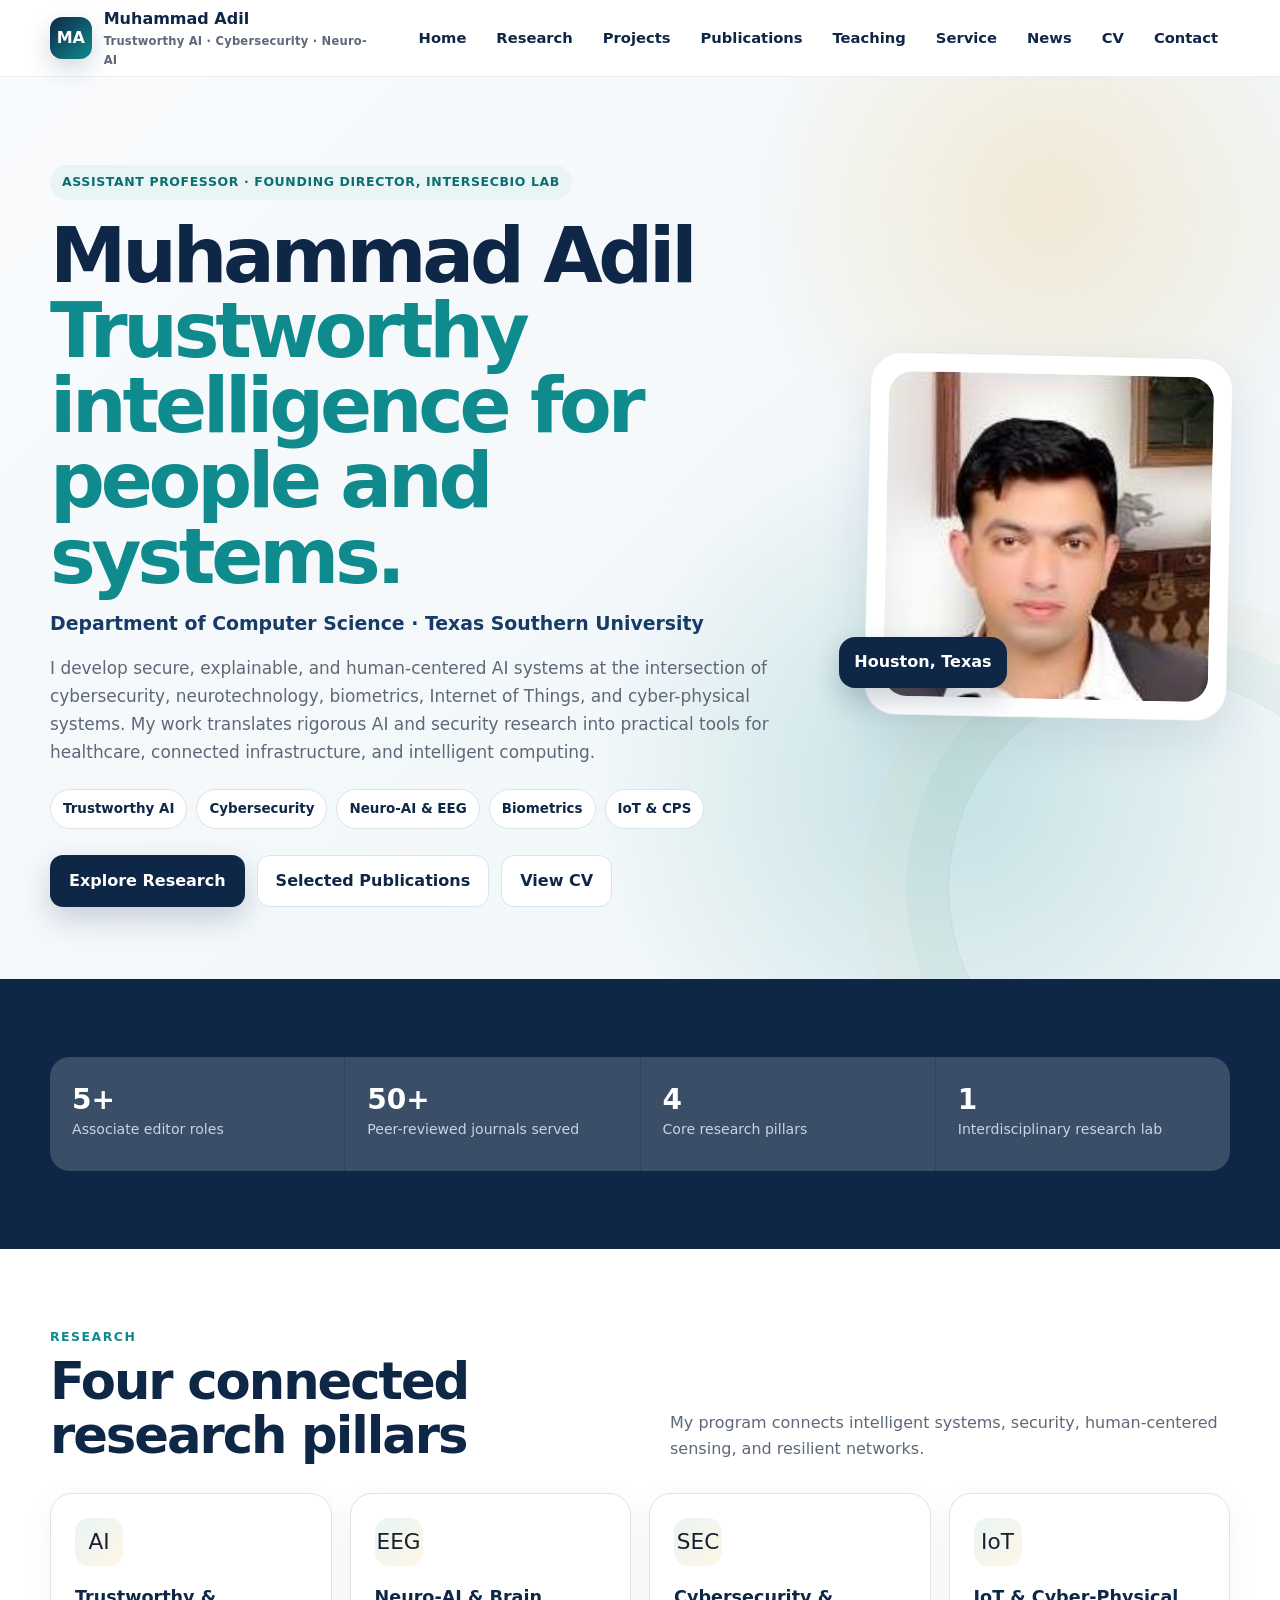
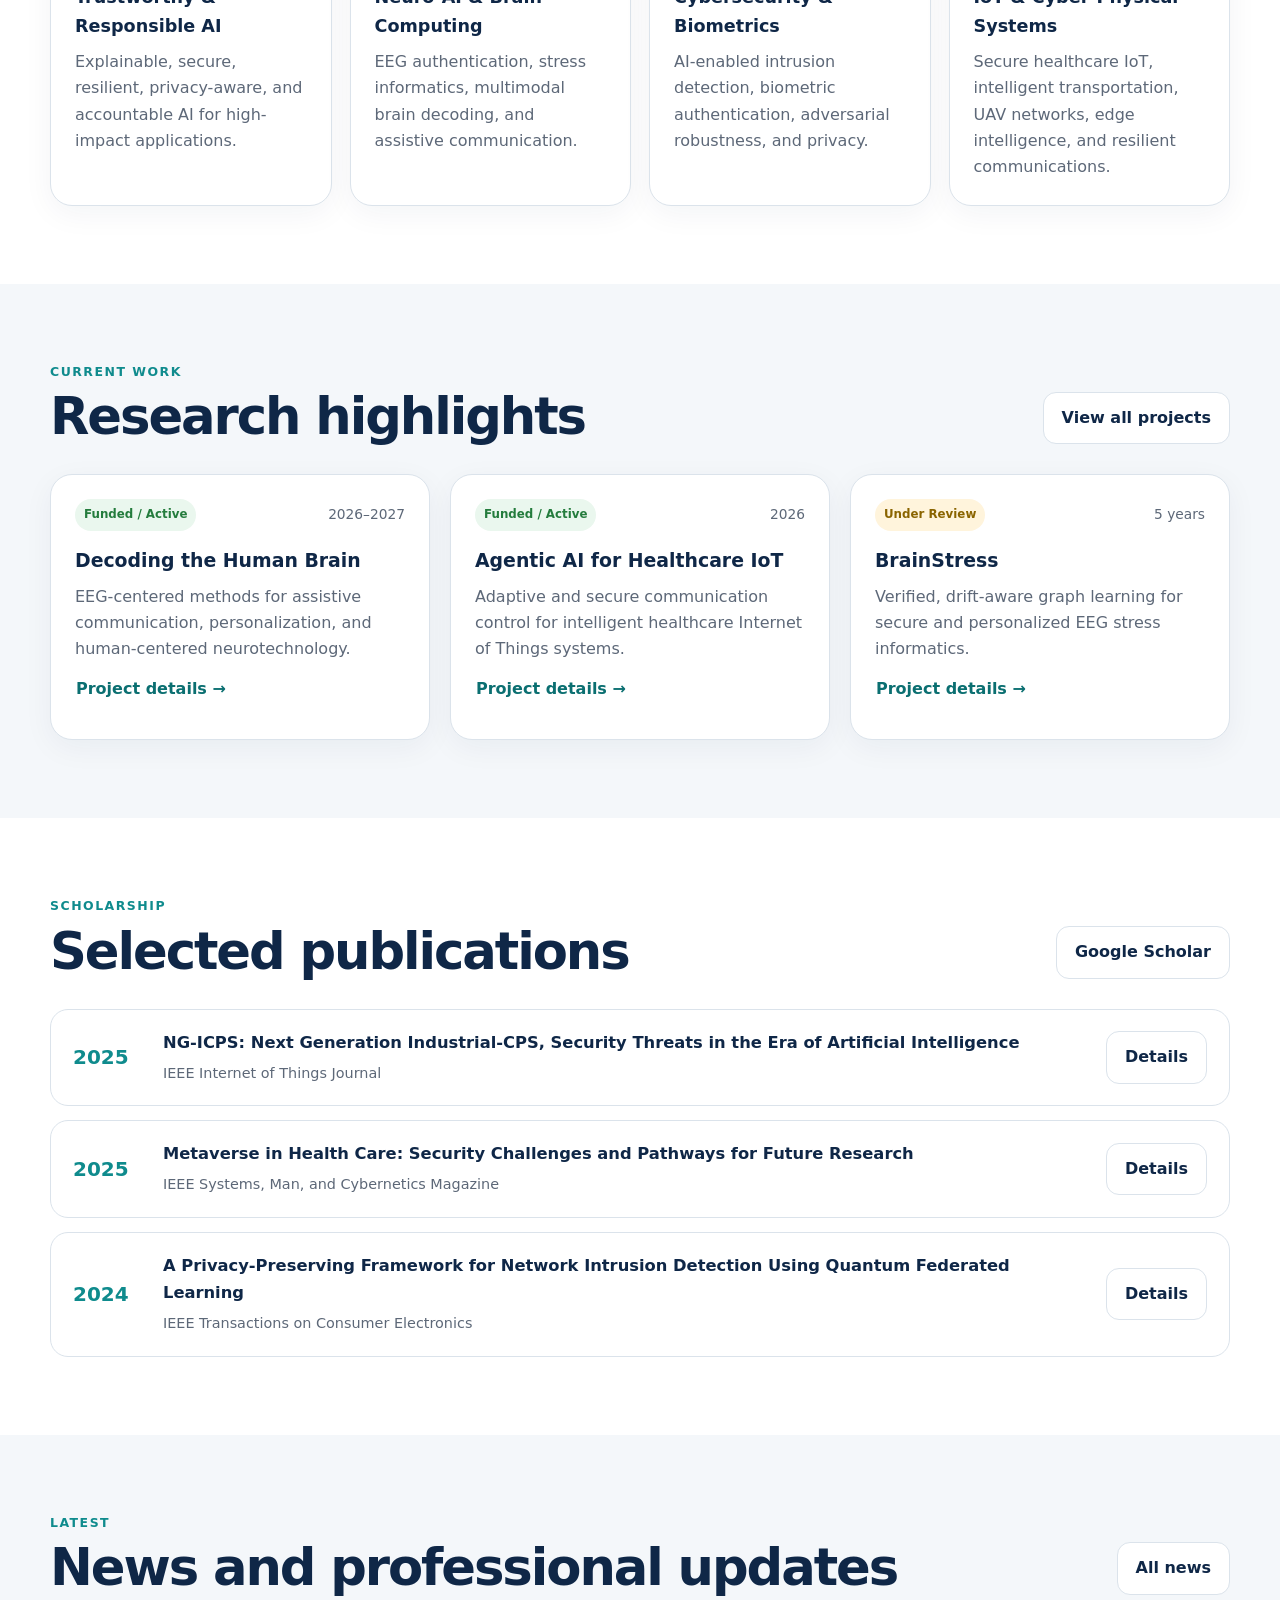
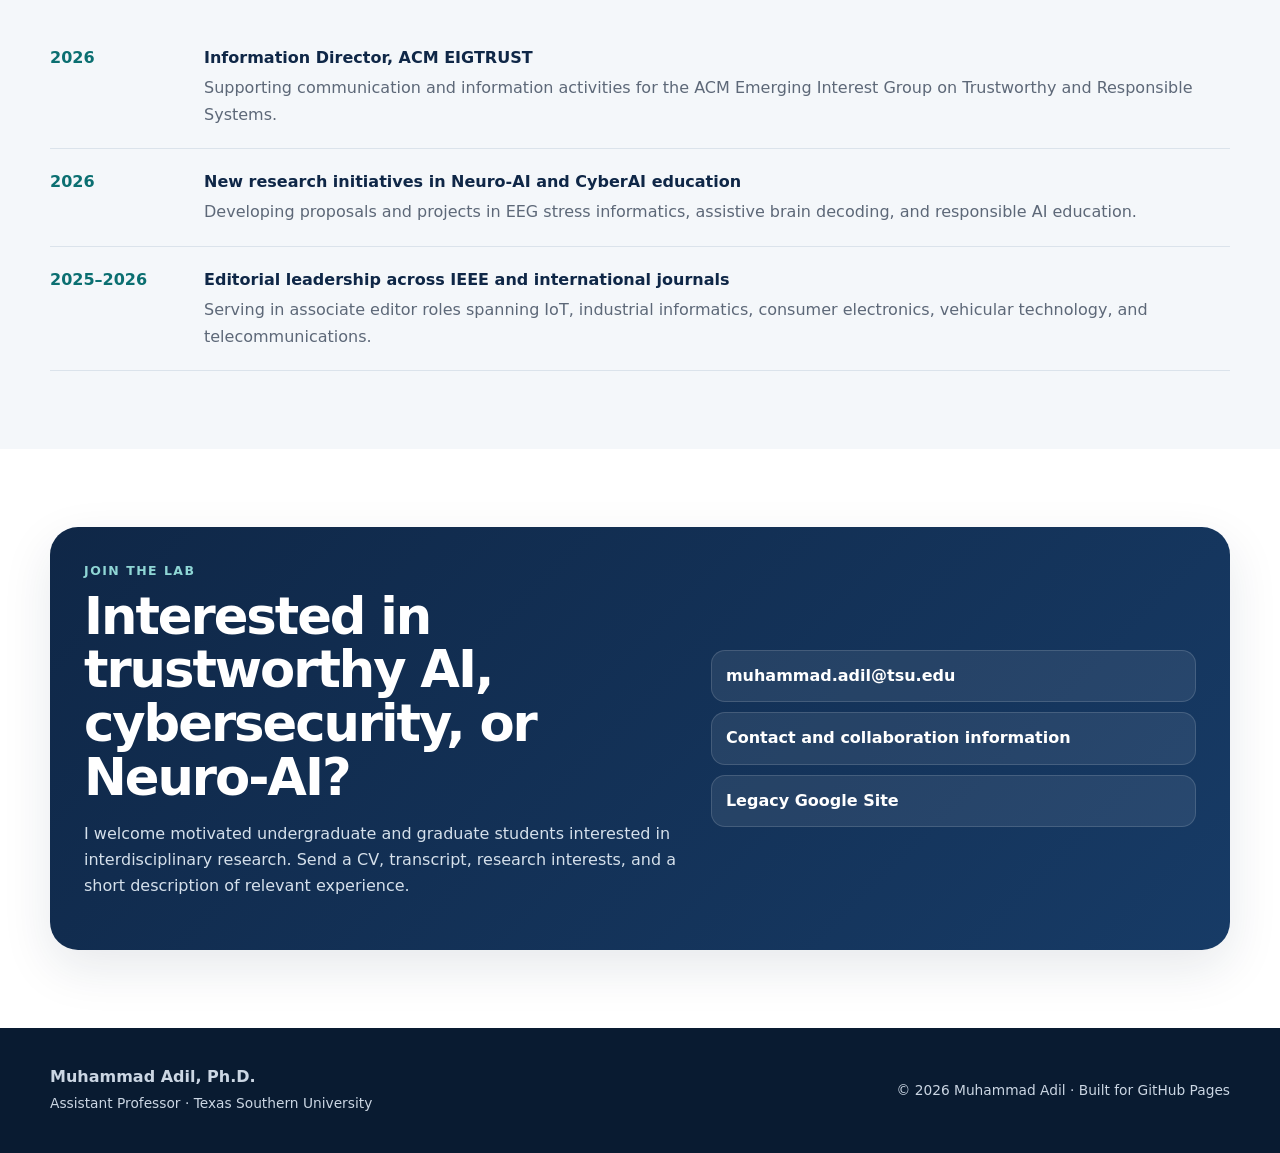
<file: index.html>
<!doctype html>
<html lang="en">
<head>
  <meta charset="utf-8">
  <meta name="viewport" content="width=device-width,initial-scale=1">
  <meta name="description" content="Academic website of Muhammad Adil">
  <title>Home | Muhammad Adil</title>
  <link rel="stylesheet" href="assets/style.css">
</head>
<body>

<header class="site-header">
  <div class="container navbar">
    <a class="brand" href="index.html">
      <span class="brand-mark">MA</span>
      <span>Muhammad Adil<small>Trustworthy AI · Cybersecurity · Neuro-AI</small></span>
    </a>
    <button class="nav-toggle" aria-label="Open navigation">☰</button>
    <nav class="nav-links">
      <a href="index.html">Home</a>
      <a href="research.html">Research</a>
      <a href="projects.html">Projects</a>
      <a href="publications.html">Publications</a>
      <a href="teaching.html">Teaching</a>
      <a href="service.html">Service</a>
      <a href="news.html">News</a>
      <a href="cv.html">CV</a>
      <a href="contact.html">Contact</a>
    </nav>
  </div>
</header>


<main>
<section class="hero">
  <div class="container hero-grid">
    <div>
      <span class="kicker">Assistant Professor · Founding Director, InterSecBio Lab</span>
      <h1>Muhammad Adil<span>Trustworthy intelligence for people and systems.</span></h1>
      <p class="hero-role">Department of Computer Science · Texas Southern University</p>
      <p class="hero-copy">
        I develop secure, explainable, and human-centered AI systems at the intersection of
        cybersecurity, neurotechnology, biometrics, Internet of Things, and cyber-physical systems.
        My work translates rigorous AI and security research into practical tools for healthcare,
        connected infrastructure, and intelligent computing.
      </p>
      <div class="tag-row">
        <span class="tag">Trustworthy AI</span>
        <span class="tag">Cybersecurity</span>
        <span class="tag">Neuro-AI & EEG</span>
        <span class="tag">Biometrics</span>
        <span class="tag">IoT & CPS</span>
      </div>
      <div class="btn-row">
        <a class="btn btn-primary" href="research.html">Explore Research</a>
        <a class="btn btn-secondary" href="publications.html">Selected Publications</a>
        <a class="btn btn-secondary" href="cv.html">View CV</a>
      </div>
    </div>
    <div class="profile-wrap">
      <div class="profile-card"><img src="images/profile.jpg" alt="Muhammad Adil"></div>
      <div class="profile-chip">Houston, Texas</div>
    </div>
  </div>
</section>

<section class="section section-dark">
  <div class="container">
    <div class="stat-band">
      <div class="stat"><strong>5+</strong><span>Associate editor roles</span></div>
      <div class="stat"><strong>50+</strong><span>Peer-reviewed journals served</span></div>
      <div class="stat"><strong>4</strong><span>Core research pillars</span></div>
      <div class="stat"><strong>1</strong><span>Interdisciplinary research lab</span></div>
    </div>
  </div>
</section>

<section class="section" id="research">
  <div class="container">
    <div class="section-head">
      <div><div class="eyebrow">Research</div><h2>Four connected research pillars</h2></div>
      <p class="section-intro">My program connects intelligent systems, security, human-centered sensing, and resilient networks.</p>
    </div>
    <div class="grid-4">
      <article class="card"><div class="icon">AI</div><h3>Trustworthy & Responsible AI</h3><p>Explainable, secure, resilient, privacy-aware, and accountable AI for high-impact applications.</p></article>
      <article class="card"><div class="icon">EEG</div><h3>Neuro-AI & Brain Computing</h3><p>EEG authentication, stress informatics, multimodal brain decoding, and assistive communication.</p></article>
      <article class="card"><div class="icon">SEC</div><h3>Cybersecurity & Biometrics</h3><p>AI-enabled intrusion detection, biometric authentication, adversarial robustness, and privacy.</p></article>
      <article class="card"><div class="icon">IoT</div><h3>IoT & Cyber-Physical Systems</h3><p>Secure healthcare IoT, intelligent transportation, UAV networks, edge intelligence, and resilient communications.</p></article>
    </div>
  </div>
</section>

<section class="section section-soft">
  <div class="container">
    <div class="section-head">
      <div><div class="eyebrow">Current work</div><h2>Research highlights</h2></div>
      <a class="btn btn-secondary" href="projects.html">View all projects</a>
    </div>
    <div class="grid-3">
      <article class="card project-card">
        <div class="project-meta"><span class="status">Funded / Active</span><span class="small">2026–2027</span></div>
        <h3>Decoding the Human Brain</h3>
        <p>EEG-centered methods for assistive communication, personalization, and human-centered neurotechnology.</p>
        <a class="btn" href="projects.html">Project details →</a>
      </article>
      <article class="card project-card">
        <div class="project-meta"><span class="status">Funded / Active</span><span class="small">2026</span></div>
        <h3>Agentic AI for Healthcare IoT</h3>
        <p>Adaptive and secure communication control for intelligent healthcare Internet of Things systems.</p>
        <a class="btn" href="projects.html">Project details →</a>
      </article>
      <article class="card project-card">
        <div class="project-meta"><span class="status review">Under Review</span><span class="small">5 years</span></div>
        <h3>BrainStress</h3>
        <p>Verified, drift-aware graph learning for secure and personalized EEG stress informatics.</p>
        <a class="btn" href="projects.html">Project details →</a>
      </article>
    </div>
  </div>
</section>

<section class="section">
  <div class="container">
    <div class="section-head">
      <div><div class="eyebrow">Scholarship</div><h2>Selected publications</h2></div>
      <a class="btn btn-secondary" href="https://scholar.google.com/citations?user=vGsjsaIAAAAJ&hl=en" target="_blank" rel="noopener">Google Scholar</a>
    </div>
    <div class="pub-list">
      <article class="pub"><div class="pub-year">2025</div><div><h3>NG-ICPS: Next Generation Industrial-CPS, Security Threats in the Era of Artificial Intelligence</h3><p>IEEE Internet of Things Journal</p></div><a class="btn btn-secondary" href="publications.html">Details</a></article>
      <article class="pub"><div class="pub-year">2025</div><div><h3>Metaverse in Health Care: Security Challenges and Pathways for Future Research</h3><p>IEEE Systems, Man, and Cybernetics Magazine</p></div><a class="btn btn-secondary" href="publications.html">Details</a></article>
      <article class="pub"><div class="pub-year">2024</div><div><h3>A Privacy-Preserving Framework for Network Intrusion Detection Using Quantum Federated Learning</h3><p>IEEE Transactions on Consumer Electronics</p></div><a class="btn btn-secondary" href="publications.html">Details</a></article>
    </div>
  </div>
</section>

<section class="section section-soft">
  <div class="container">
    <div class="section-head">
      <div><div class="eyebrow">Latest</div><h2>News and professional updates</h2></div>
      <a class="btn btn-secondary" href="news.html">All news</a>
    </div>
    <div class="news-list">
      <article class="news-item"><time>2026</time><div><h3>Information Director, ACM EIGTRUST</h3><p>Supporting communication and information activities for the ACM Emerging Interest Group on Trustworthy and Responsible Systems.</p></div></article>
      <article class="news-item"><time>2026</time><div><h3>New research initiatives in Neuro-AI and CyberAI education</h3><p>Developing proposals and projects in EEG stress informatics, assistive brain decoding, and responsible AI education.</p></div></article>
      <article class="news-item"><time>2025–2026</time><div><h3>Editorial leadership across IEEE and international journals</h3><p>Serving in associate editor roles spanning IoT, industrial informatics, consumer electronics, vehicular technology, and telecommunications.</p></div></article>
    </div>
  </div>
</section>

<section class="section">
  <div class="container">
    <div class="contact-card">
      <div>
        <div class="eyebrow" style="color:#8fd6d5">Join the lab</div>
        <h2>Interested in trustworthy AI, cybersecurity, or Neuro-AI?</h2>
        <p>I welcome motivated undergraduate and graduate students interested in interdisciplinary research. Send a CV, transcript, research interests, and a short description of relevant experience.</p>
      </div>
      <div class="contact-links">
        <a href="mailto:muhammad.adil@tsu.edu">muhammad.adil@tsu.edu</a>
        <a href="contact.html">Contact and collaboration information</a>
        <a href="https://sites.google.com/view/muhammad-adil-ub/home" target="_blank" rel="noopener">Legacy Google Site</a>
      </div>
    </div>
  </div>
</section>
</main>


<footer class="footer">
  <div class="container footer-grid">
    <div>
      <strong>Muhammad Adil, Ph.D.</strong><br>
      <span class="small" style="color:#cbd6e3">Assistant Professor · Texas Southern University</span>
    </div>
    <div class="small" style="color:#cbd6e3">
      © <span id="year"></span> Muhammad Adil · Built for GitHub Pages
    </div>
  </div>
</footer>
<script src="assets/main.js"></script>

</body>
</html>
</file>
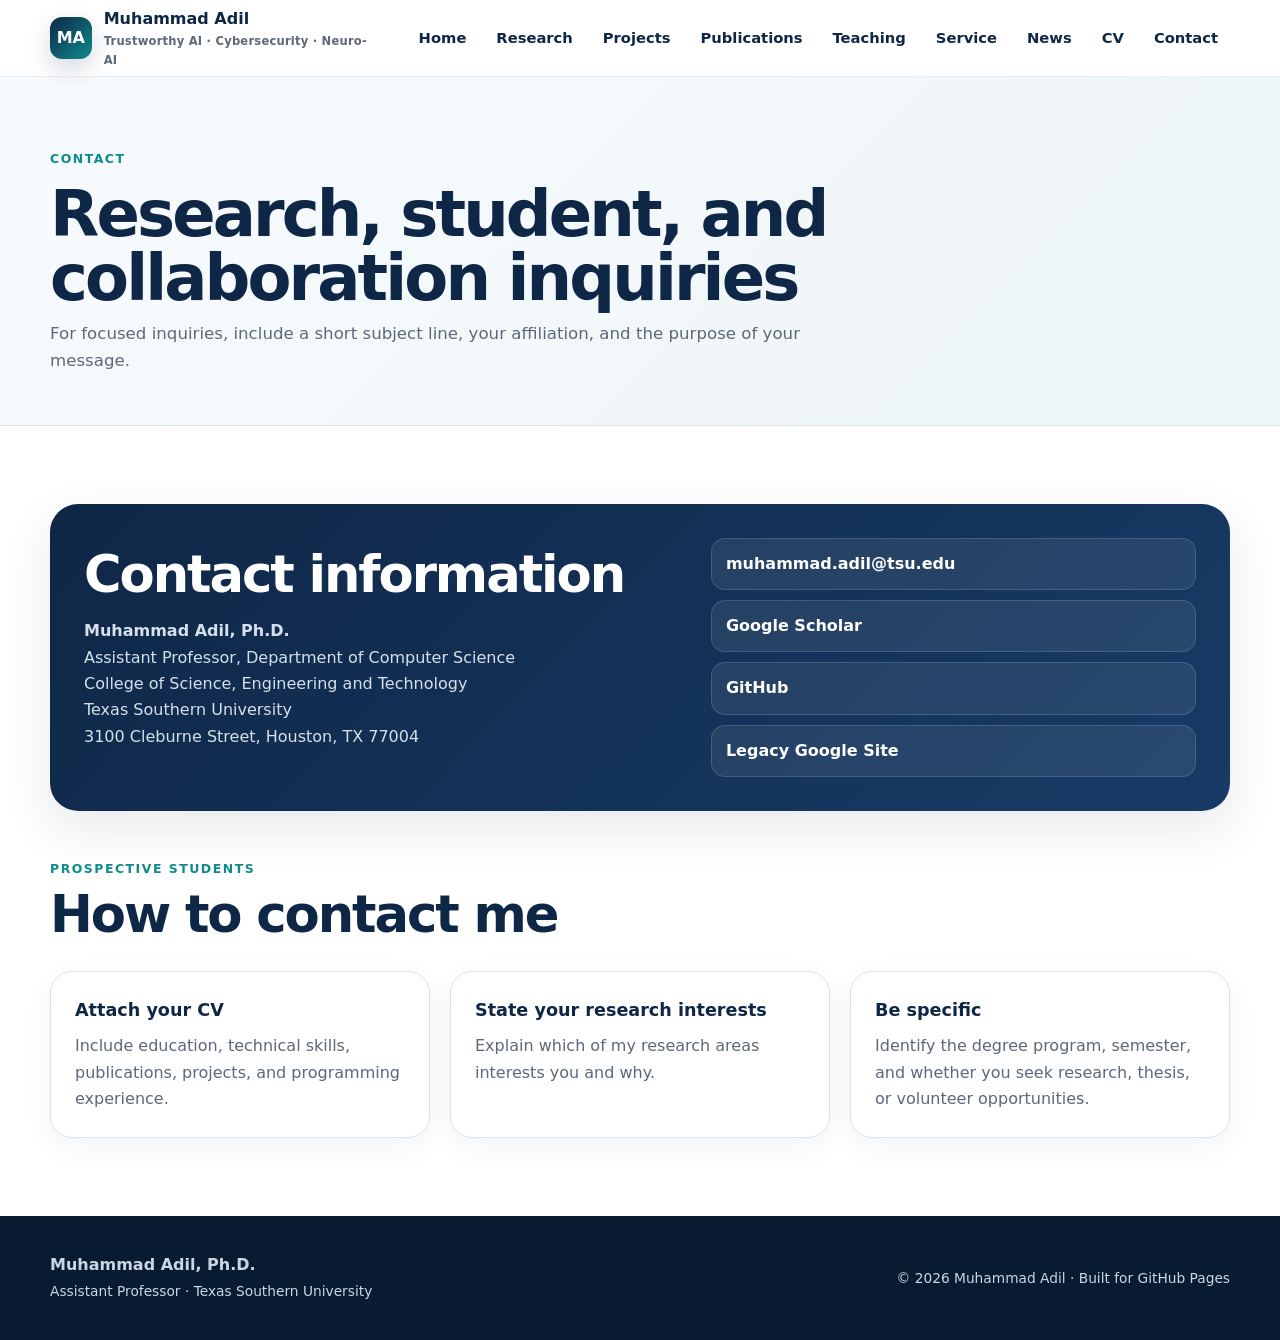
<file: contact.html>
<!doctype html>
<html lang="en">
<head>
  <meta charset="utf-8">
  <meta name="viewport" content="width=device-width,initial-scale=1">
  <meta name="description" content="Academic website of Muhammad Adil">
  <title>Contact | Muhammad Adil</title>
  <link rel="stylesheet" href="assets/style.css">
</head>
<body>

<header class="site-header">
  <div class="container navbar">
    <a class="brand" href="index.html">
      <span class="brand-mark">MA</span>
      <span>Muhammad Adil<small>Trustworthy AI · Cybersecurity · Neuro-AI</small></span>
    </a>
    <button class="nav-toggle" aria-label="Open navigation">☰</button>
    <nav class="nav-links">
      <a href="index.html">Home</a>
      <a href="research.html">Research</a>
      <a href="projects.html">Projects</a>
      <a href="publications.html">Publications</a>
      <a href="teaching.html">Teaching</a>
      <a href="service.html">Service</a>
      <a href="news.html">News</a>
      <a href="cv.html">CV</a>
      <a href="contact.html">Contact</a>
    </nav>
  </div>
</header>


<main>
<section class="page-hero"><div class="container"><div class="eyebrow">Contact</div><h1>Research, student, and collaboration inquiries</h1><p>For focused inquiries, include a short subject line, your affiliation, and the purpose of your message.</p></div></section>
<section class="section"><div class="container">
<div class="contact-card">
<div><h2>Contact information</h2><p><strong>Muhammad Adil, Ph.D.</strong><br>Assistant Professor, Department of Computer Science<br>College of Science, Engineering and Technology<br>Texas Southern University<br>3100 Cleburne Street, Houston, TX 77004</p></div>
<div class="contact-links">
<a href="mailto:muhammad.adil@tsu.edu">muhammad.adil@tsu.edu</a>
<a href="https://scholar.google.com/citations?user=vGsjsaIAAAAJ&hl=en" target="_blank" rel="noopener">Google Scholar</a>
<a href="https://github.com/madil5" target="_blank" rel="noopener">GitHub</a>
<a href="https://sites.google.com/view/muhammad-adil-ub/home" target="_blank" rel="noopener">Legacy Google Site</a>
</div>
</div>
<div class="section-head" style="margin-top:48px"><div><div class="eyebrow">Prospective students</div><h2>How to contact me</h2></div></div>
<div class="grid-3">
<article class="card"><h3>Attach your CV</h3><p>Include education, technical skills, publications, projects, and programming experience.</p></article>
<article class="card"><h3>State your research interests</h3><p>Explain which of my research areas interests you and why.</p></article>
<article class="card"><h3>Be specific</h3><p>Identify the degree program, semester, and whether you seek research, thesis, or volunteer opportunities.</p></article>
</div>
</div></section>
</main>


<footer class="footer">
  <div class="container footer-grid">
    <div>
      <strong>Muhammad Adil, Ph.D.</strong><br>
      <span class="small" style="color:#cbd6e3">Assistant Professor · Texas Southern University</span>
    </div>
    <div class="small" style="color:#cbd6e3">
      © <span id="year"></span> Muhammad Adil · Built for GitHub Pages
    </div>
  </div>
</footer>
<script src="assets/main.js"></script>

</body>
</html>
</file>
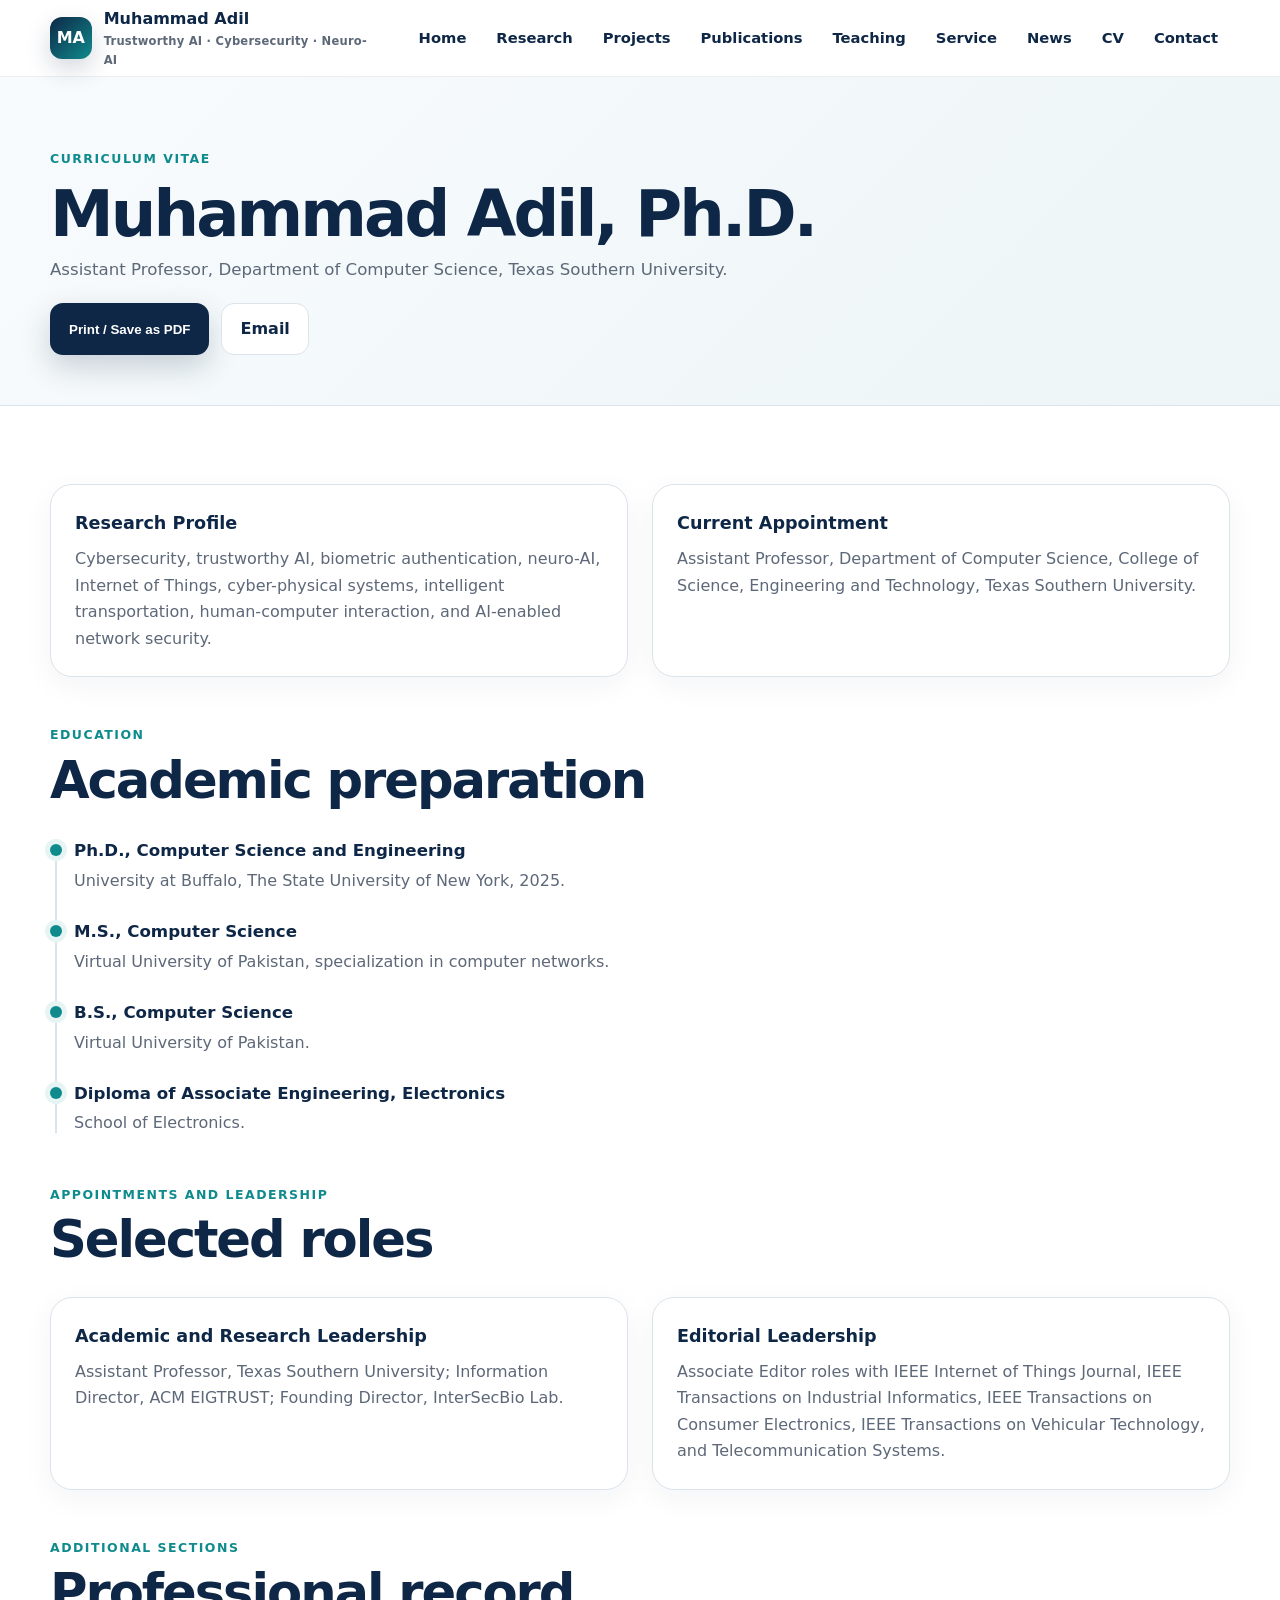
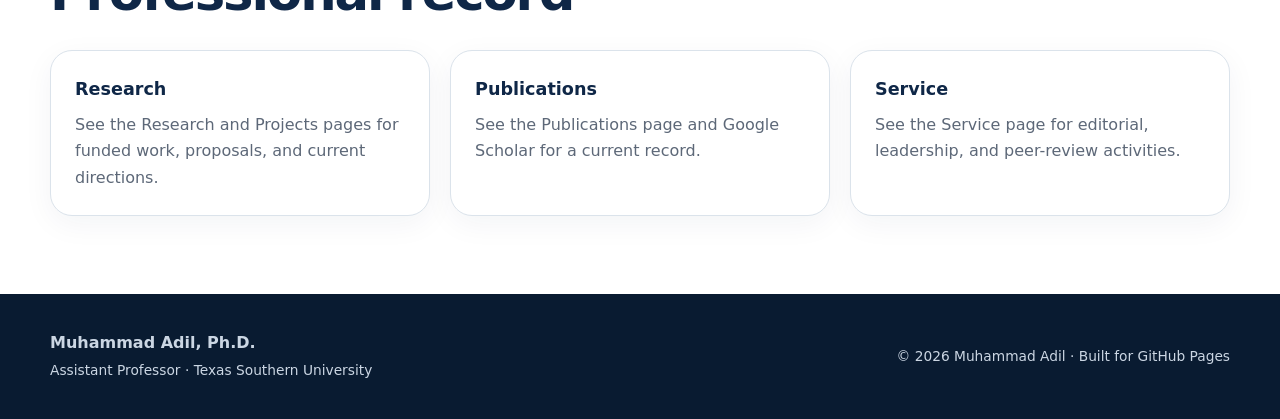
<file: cv.html>
<!doctype html>
<html lang="en">
<head>
  <meta charset="utf-8">
  <meta name="viewport" content="width=device-width,initial-scale=1">
  <meta name="description" content="Academic website of Muhammad Adil">
  <title>Curriculum Vitae | Muhammad Adil</title>
  <link rel="stylesheet" href="assets/style.css">
</head>
<body>

<header class="site-header">
  <div class="container navbar">
    <a class="brand" href="index.html">
      <span class="brand-mark">MA</span>
      <span>Muhammad Adil<small>Trustworthy AI · Cybersecurity · Neuro-AI</small></span>
    </a>
    <button class="nav-toggle" aria-label="Open navigation">☰</button>
    <nav class="nav-links">
      <a href="index.html">Home</a>
      <a href="research.html">Research</a>
      <a href="projects.html">Projects</a>
      <a href="publications.html">Publications</a>
      <a href="teaching.html">Teaching</a>
      <a href="service.html">Service</a>
      <a href="news.html">News</a>
      <a href="cv.html">CV</a>
      <a href="contact.html">Contact</a>
    </nav>
  </div>
</header>


<main>
<section class="page-hero"><div class="container"><div class="eyebrow">Curriculum vitae</div><h1>Muhammad Adil, Ph.D.</h1><p>Assistant Professor, Department of Computer Science, Texas Southern University.</p><div class="btn-row" style="margin-top:20px"><button class="btn btn-primary" onclick="window.print()">Print / Save as PDF</button><a class="btn btn-secondary" href="mailto:muhammad.adil@tsu.edu">Email</a></div></div></section>
<section class="section"><div class="container">
<div class="grid-2">
<article class="card"><h3>Research Profile</h3><p>Cybersecurity, trustworthy AI, biometric authentication, neuro-AI, Internet of Things, cyber-physical systems, intelligent transportation, human-computer interaction, and AI-enabled network security.</p></article>
<article class="card"><h3>Current Appointment</h3><p>Assistant Professor, Department of Computer Science, College of Science, Engineering and Technology, Texas Southern University.</p></article>
</div>
<div class="section-head" style="margin-top:48px"><div><div class="eyebrow">Education</div><h2>Academic preparation</h2></div></div>
<div class="timeline">
<div class="timeline-item"><h3>Ph.D., Computer Science and Engineering</h3><p>University at Buffalo, The State University of New York, 2025.</p></div>
<div class="timeline-item"><h3>M.S., Computer Science</h3><p>Virtual University of Pakistan, specialization in computer networks.</p></div>
<div class="timeline-item"><h3>B.S., Computer Science</h3><p>Virtual University of Pakistan.</p></div>
<div class="timeline-item"><h3>Diploma of Associate Engineering, Electronics</h3><p>School of Electronics.</p></div>
</div>
<div class="section-head" style="margin-top:48px"><div><div class="eyebrow">Appointments and leadership</div><h2>Selected roles</h2></div></div>
<div class="grid-2">
<article class="card"><h3>Academic and Research Leadership</h3><p>Assistant Professor, Texas Southern University; Information Director, ACM EIGTRUST; Founding Director, InterSecBio Lab.</p></article>
<article class="card"><h3>Editorial Leadership</h3><p>Associate Editor roles with IEEE Internet of Things Journal, IEEE Transactions on Industrial Informatics, IEEE Transactions on Consumer Electronics, IEEE Transactions on Vehicular Technology, and Telecommunication Systems.</p></article>
</div>
<div class="section-head" style="margin-top:48px"><div><div class="eyebrow">Additional sections</div><h2>Professional record</h2></div></div>
<div class="grid-3">
<article class="card"><h3>Research</h3><p>See the Research and Projects pages for funded work, proposals, and current directions.</p></article>
<article class="card"><h3>Publications</h3><p>See the Publications page and Google Scholar for a current record.</p></article>
<article class="card"><h3>Service</h3><p>See the Service page for editorial, leadership, and peer-review activities.</p></article>
</div>
</div></section>
</main>


<footer class="footer">
  <div class="container footer-grid">
    <div>
      <strong>Muhammad Adil, Ph.D.</strong><br>
      <span class="small" style="color:#cbd6e3">Assistant Professor · Texas Southern University</span>
    </div>
    <div class="small" style="color:#cbd6e3">
      © <span id="year"></span> Muhammad Adil · Built for GitHub Pages
    </div>
  </div>
</footer>
<script src="assets/main.js"></script>

</body>
</html>
</file>
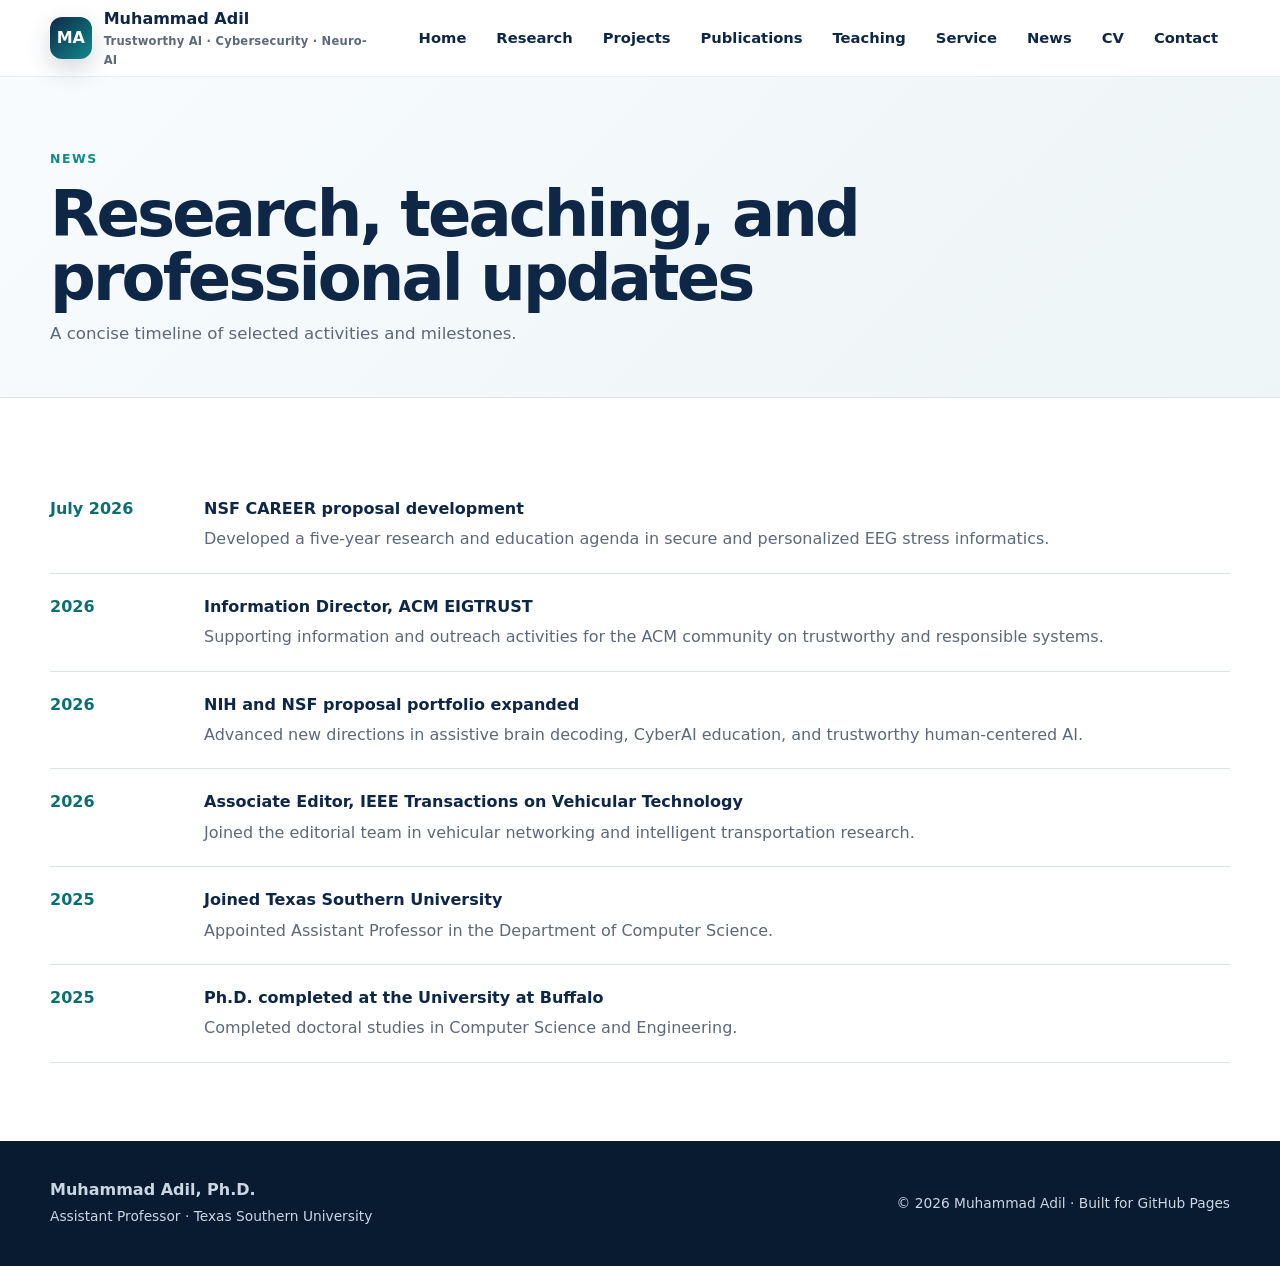
<file: news.html>
<!doctype html>
<html lang="en">
<head>
  <meta charset="utf-8">
  <meta name="viewport" content="width=device-width,initial-scale=1">
  <meta name="description" content="Academic website of Muhammad Adil">
  <title>News | Muhammad Adil</title>
  <link rel="stylesheet" href="assets/style.css">
</head>
<body>

<header class="site-header">
  <div class="container navbar">
    <a class="brand" href="index.html">
      <span class="brand-mark">MA</span>
      <span>Muhammad Adil<small>Trustworthy AI · Cybersecurity · Neuro-AI</small></span>
    </a>
    <button class="nav-toggle" aria-label="Open navigation">☰</button>
    <nav class="nav-links">
      <a href="index.html">Home</a>
      <a href="research.html">Research</a>
      <a href="projects.html">Projects</a>
      <a href="publications.html">Publications</a>
      <a href="teaching.html">Teaching</a>
      <a href="service.html">Service</a>
      <a href="news.html">News</a>
      <a href="cv.html">CV</a>
      <a href="contact.html">Contact</a>
    </nav>
  </div>
</header>


<main>
<section class="page-hero"><div class="container"><div class="eyebrow">News</div><h1>Research, teaching, and professional updates</h1><p>A concise timeline of selected activities and milestones.</p></div></section>
<section class="section"><div class="container">
<div class="news-list">
<article class="news-item"><time>July 2026</time><div><h3>NSF CAREER proposal development</h3><p>Developed a five-year research and education agenda in secure and personalized EEG stress informatics.</p></div></article>
<article class="news-item"><time>2026</time><div><h3>Information Director, ACM EIGTRUST</h3><p>Supporting information and outreach activities for the ACM community on trustworthy and responsible systems.</p></div></article>
<article class="news-item"><time>2026</time><div><h3>NIH and NSF proposal portfolio expanded</h3><p>Advanced new directions in assistive brain decoding, CyberAI education, and trustworthy human-centered AI.</p></div></article>
<article class="news-item"><time>2026</time><div><h3>Associate Editor, IEEE Transactions on Vehicular Technology</h3><p>Joined the editorial team in vehicular networking and intelligent transportation research.</p></div></article>
<article class="news-item"><time>2025</time><div><h3>Joined Texas Southern University</h3><p>Appointed Assistant Professor in the Department of Computer Science.</p></div></article>
<article class="news-item"><time>2025</time><div><h3>Ph.D. completed at the University at Buffalo</h3><p>Completed doctoral studies in Computer Science and Engineering.</p></div></article>
</div>
</div></section>
</main>


<footer class="footer">
  <div class="container footer-grid">
    <div>
      <strong>Muhammad Adil, Ph.D.</strong><br>
      <span class="small" style="color:#cbd6e3">Assistant Professor · Texas Southern University</span>
    </div>
    <div class="small" style="color:#cbd6e3">
      © <span id="year"></span> Muhammad Adil · Built for GitHub Pages
    </div>
  </div>
</footer>
<script src="assets/main.js"></script>

</body>
</html>
</file>
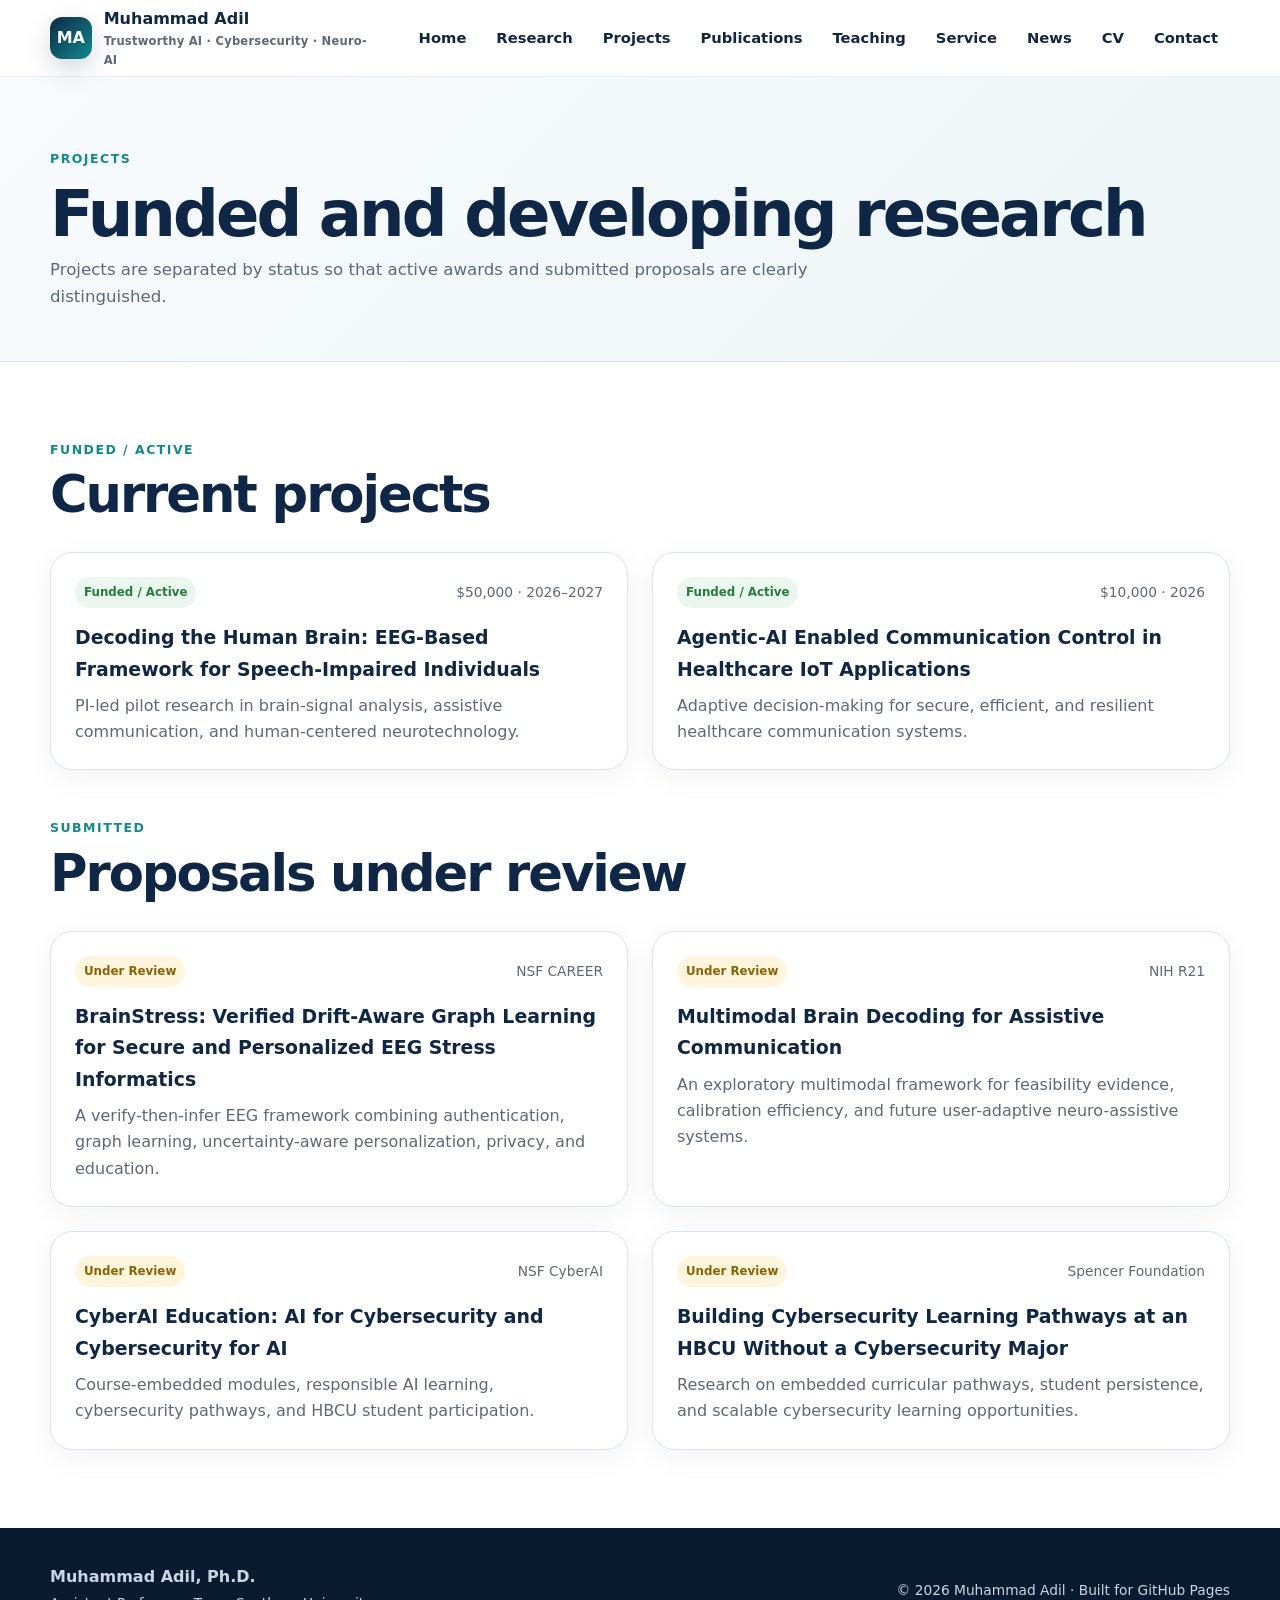
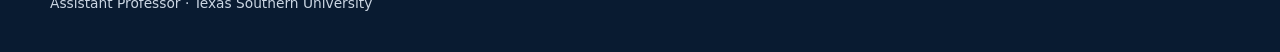
<file: projects.html>
<!doctype html>
<html lang="en">
<head>
  <meta charset="utf-8">
  <meta name="viewport" content="width=device-width,initial-scale=1">
  <meta name="description" content="Academic website of Muhammad Adil">
  <title>Projects | Muhammad Adil</title>
  <link rel="stylesheet" href="assets/style.css">
</head>
<body>

<header class="site-header">
  <div class="container navbar">
    <a class="brand" href="index.html">
      <span class="brand-mark">MA</span>
      <span>Muhammad Adil<small>Trustworthy AI · Cybersecurity · Neuro-AI</small></span>
    </a>
    <button class="nav-toggle" aria-label="Open navigation">☰</button>
    <nav class="nav-links">
      <a href="index.html">Home</a>
      <a href="research.html">Research</a>
      <a href="projects.html">Projects</a>
      <a href="publications.html">Publications</a>
      <a href="teaching.html">Teaching</a>
      <a href="service.html">Service</a>
      <a href="news.html">News</a>
      <a href="cv.html">CV</a>
      <a href="contact.html">Contact</a>
    </nav>
  </div>
</header>


<main>
<section class="page-hero"><div class="container"><div class="eyebrow">Projects</div><h1>Funded and developing research</h1><p>Projects are separated by status so that active awards and submitted proposals are clearly distinguished.</p></div></section>
<section class="section"><div class="container">
<div class="section-head"><div><div class="eyebrow">Funded / active</div><h2>Current projects</h2></div></div>
<div class="grid-2">
<article class="card project-card"><div class="project-meta"><span class="status">Funded / Active</span><span class="small">$50,000 · 2026–2027</span></div><h3>Decoding the Human Brain: EEG-Based Framework for Speech-Impaired Individuals</h3><p>PI-led pilot research in brain-signal analysis, assistive communication, and human-centered neurotechnology.</p></article>
<article class="card project-card"><div class="project-meta"><span class="status">Funded / Active</span><span class="small">$10,000 · 2026</span></div><h3>Agentic-AI Enabled Communication Control in Healthcare IoT Applications</h3><p>Adaptive decision-making for secure, efficient, and resilient healthcare communication systems.</p></article>
</div>
<div class="section-head" style="margin-top:48px"><div><div class="eyebrow">Submitted</div><h2>Proposals under review</h2></div></div>
<div class="grid-2">
<article class="card project-card"><div class="project-meta"><span class="status review">Under Review</span><span class="small">NSF CAREER</span></div><h3>BrainStress: Verified Drift-Aware Graph Learning for Secure and Personalized EEG Stress Informatics</h3><p>A verify-then-infer EEG framework combining authentication, graph learning, uncertainty-aware personalization, privacy, and education.</p></article>
<article class="card project-card"><div class="project-meta"><span class="status review">Under Review</span><span class="small">NIH R21</span></div><h3>Multimodal Brain Decoding for Assistive Communication</h3><p>An exploratory multimodal framework for feasibility evidence, calibration efficiency, and future user-adaptive neuro-assistive systems.</p></article>
<article class="card project-card"><div class="project-meta"><span class="status review">Under Review</span><span class="small">NSF CyberAI</span></div><h3>CyberAI Education: AI for Cybersecurity and Cybersecurity for AI</h3><p>Course-embedded modules, responsible AI learning, cybersecurity pathways, and HBCU student participation.</p></article>
<article class="card project-card"><div class="project-meta"><span class="status review">Under Review</span><span class="small">Spencer Foundation</span></div><h3>Building Cybersecurity Learning Pathways at an HBCU Without a Cybersecurity Major</h3><p>Research on embedded curricular pathways, student persistence, and scalable cybersecurity learning opportunities.</p></article>
</div>
</div></section>
</main>


<footer class="footer">
  <div class="container footer-grid">
    <div>
      <strong>Muhammad Adil, Ph.D.</strong><br>
      <span class="small" style="color:#cbd6e3">Assistant Professor · Texas Southern University</span>
    </div>
    <div class="small" style="color:#cbd6e3">
      © <span id="year"></span> Muhammad Adil · Built for GitHub Pages
    </div>
  </div>
</footer>
<script src="assets/main.js"></script>

</body>
</html>
</file>
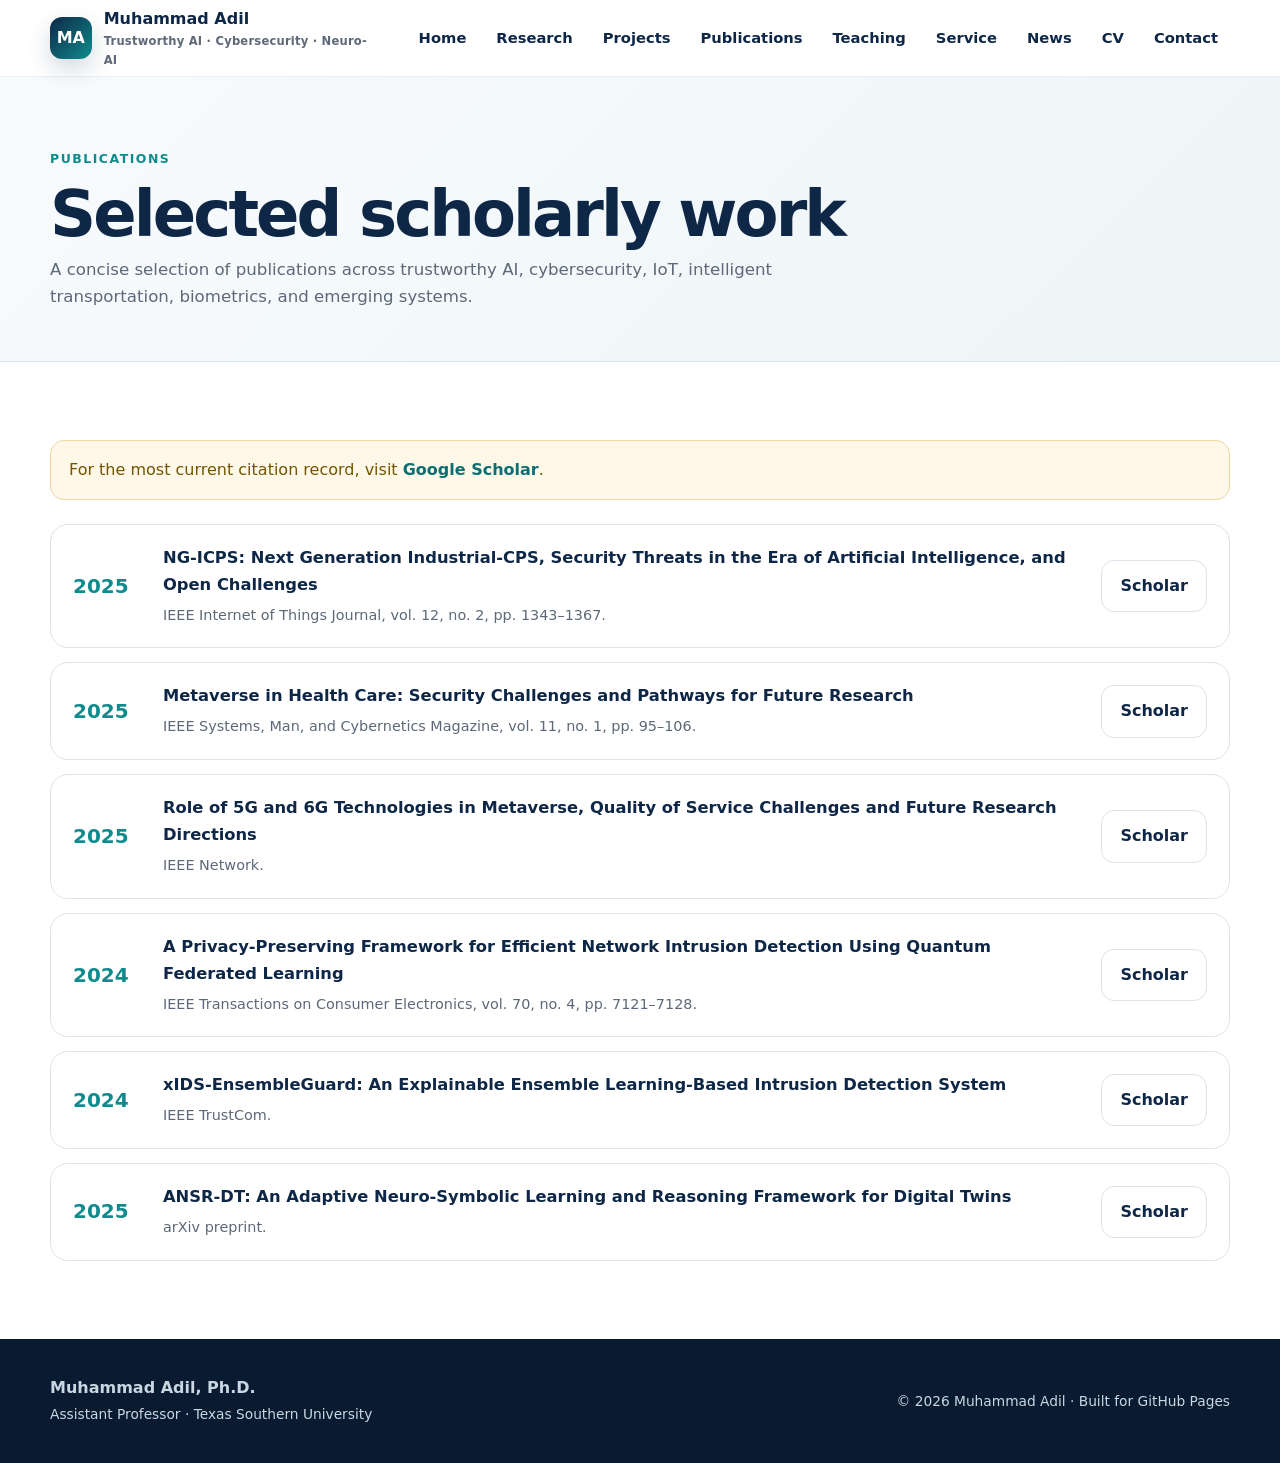
<file: publications.html>
<!doctype html>
<html lang="en">
<head>
  <meta charset="utf-8">
  <meta name="viewport" content="width=device-width,initial-scale=1">
  <meta name="description" content="Academic website of Muhammad Adil">
  <title>Publications | Muhammad Adil</title>
  <link rel="stylesheet" href="assets/style.css">
</head>
<body>

<header class="site-header">
  <div class="container navbar">
    <a class="brand" href="index.html">
      <span class="brand-mark">MA</span>
      <span>Muhammad Adil<small>Trustworthy AI · Cybersecurity · Neuro-AI</small></span>
    </a>
    <button class="nav-toggle" aria-label="Open navigation">☰</button>
    <nav class="nav-links">
      <a href="index.html">Home</a>
      <a href="research.html">Research</a>
      <a href="projects.html">Projects</a>
      <a href="publications.html">Publications</a>
      <a href="teaching.html">Teaching</a>
      <a href="service.html">Service</a>
      <a href="news.html">News</a>
      <a href="cv.html">CV</a>
      <a href="contact.html">Contact</a>
    </nav>
  </div>
</header>


<main>
<section class="page-hero"><div class="container"><div class="eyebrow">Publications</div><h1>Selected scholarly work</h1><p>A concise selection of publications across trustworthy AI, cybersecurity, IoT, intelligent transportation, biometrics, and emerging systems.</p></div></section>
<section class="section"><div class="container">
<div class="notice">For the most current citation record, visit <a href="https://scholar.google.com/citations?user=vGsjsaIAAAAJ&hl=en" target="_blank" rel="noopener"><strong>Google Scholar</strong></a>.</div>
<div class="pub-list" style="margin-top:24px">
<article class="pub"><div class="pub-year">2025</div><div><h3>NG-ICPS: Next Generation Industrial-CPS, Security Threats in the Era of Artificial Intelligence, and Open Challenges</h3><p>IEEE Internet of Things Journal, vol. 12, no. 2, pp. 1343–1367.</p></div><a class="btn btn-secondary" href="https://scholar.google.com/citations?user=vGsjsaIAAAAJ&hl=en" target="_blank">Scholar</a></article>
<article class="pub"><div class="pub-year">2025</div><div><h3>Metaverse in Health Care: Security Challenges and Pathways for Future Research</h3><p>IEEE Systems, Man, and Cybernetics Magazine, vol. 11, no. 1, pp. 95–106.</p></div><a class="btn btn-secondary" href="https://scholar.google.com/citations?user=vGsjsaIAAAAJ&hl=en" target="_blank">Scholar</a></article>
<article class="pub"><div class="pub-year">2025</div><div><h3>Role of 5G and 6G Technologies in Metaverse, Quality of Service Challenges and Future Research Directions</h3><p>IEEE Network.</p></div><a class="btn btn-secondary" href="https://scholar.google.com/citations?user=vGsjsaIAAAAJ&hl=en" target="_blank">Scholar</a></article>
<article class="pub"><div class="pub-year">2024</div><div><h3>A Privacy-Preserving Framework for Efficient Network Intrusion Detection Using Quantum Federated Learning</h3><p>IEEE Transactions on Consumer Electronics, vol. 70, no. 4, pp. 7121–7128.</p></div><a class="btn btn-secondary" href="https://scholar.google.com/citations?user=vGsjsaIAAAAJ&hl=en" target="_blank">Scholar</a></article>
<article class="pub"><div class="pub-year">2024</div><div><h3>xIDS-EnsembleGuard: An Explainable Ensemble Learning-Based Intrusion Detection System</h3><p>IEEE TrustCom.</p></div><a class="btn btn-secondary" href="https://scholar.google.com/citations?user=vGsjsaIAAAAJ&hl=en" target="_blank">Scholar</a></article>
<article class="pub"><div class="pub-year">2025</div><div><h3>ANSR-DT: An Adaptive Neuro-Symbolic Learning and Reasoning Framework for Digital Twins</h3><p>arXiv preprint.</p></div><a class="btn btn-secondary" href="https://scholar.google.com/citations?user=vGsjsaIAAAAJ&hl=en" target="_blank">Scholar</a></article>
</div>
</div></section>
</main>


<footer class="footer">
  <div class="container footer-grid">
    <div>
      <strong>Muhammad Adil, Ph.D.</strong><br>
      <span class="small" style="color:#cbd6e3">Assistant Professor · Texas Southern University</span>
    </div>
    <div class="small" style="color:#cbd6e3">
      © <span id="year"></span> Muhammad Adil · Built for GitHub Pages
    </div>
  </div>
</footer>
<script src="assets/main.js"></script>

</body>
</html>
</file>
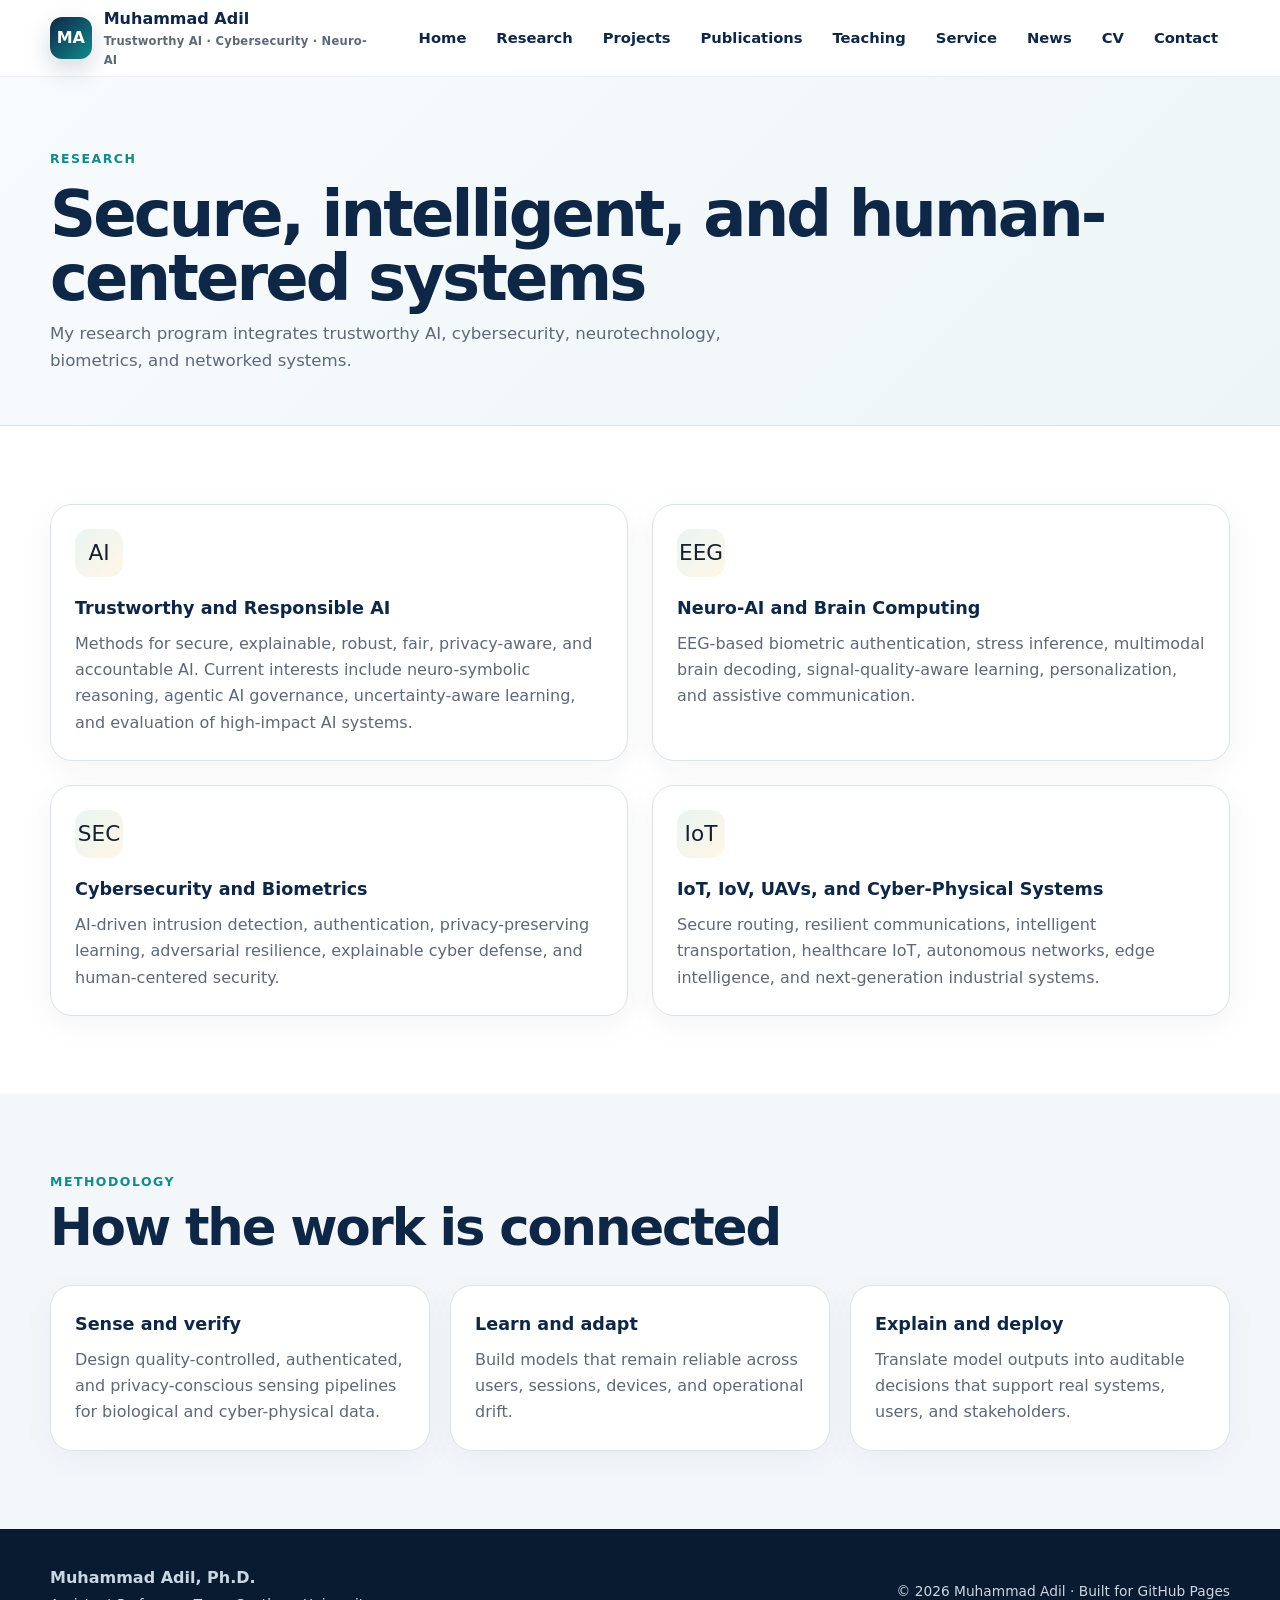
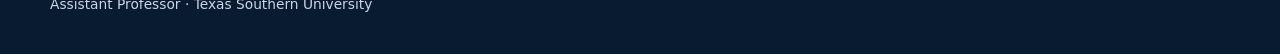
<file: research.html>
<!doctype html>
<html lang="en">
<head>
  <meta charset="utf-8">
  <meta name="viewport" content="width=device-width,initial-scale=1">
  <meta name="description" content="Academic website of Muhammad Adil">
  <title>Research | Muhammad Adil</title>
  <link rel="stylesheet" href="assets/style.css">
</head>
<body>

<header class="site-header">
  <div class="container navbar">
    <a class="brand" href="index.html">
      <span class="brand-mark">MA</span>
      <span>Muhammad Adil<small>Trustworthy AI · Cybersecurity · Neuro-AI</small></span>
    </a>
    <button class="nav-toggle" aria-label="Open navigation">☰</button>
    <nav class="nav-links">
      <a href="index.html">Home</a>
      <a href="research.html">Research</a>
      <a href="projects.html">Projects</a>
      <a href="publications.html">Publications</a>
      <a href="teaching.html">Teaching</a>
      <a href="service.html">Service</a>
      <a href="news.html">News</a>
      <a href="cv.html">CV</a>
      <a href="contact.html">Contact</a>
    </nav>
  </div>
</header>


<main>
<section class="page-hero"><div class="container"><div class="eyebrow">Research</div><h1>Secure, intelligent, and human-centered systems</h1><p>My research program integrates trustworthy AI, cybersecurity, neurotechnology, biometrics, and networked systems.</p></div></section>
<section class="section"><div class="container">
<div class="grid-2">
  <article class="card"><div class="icon">AI</div><h3>Trustworthy and Responsible AI</h3><p>Methods for secure, explainable, robust, fair, privacy-aware, and accountable AI. Current interests include neuro-symbolic reasoning, agentic AI governance, uncertainty-aware learning, and evaluation of high-impact AI systems.</p></article>
  <article class="card"><div class="icon">EEG</div><h3>Neuro-AI and Brain Computing</h3><p>EEG-based biometric authentication, stress inference, multimodal brain decoding, signal-quality-aware learning, personalization, and assistive communication.</p></article>
  <article class="card"><div class="icon">SEC</div><h3>Cybersecurity and Biometrics</h3><p>AI-driven intrusion detection, authentication, privacy-preserving learning, adversarial resilience, explainable cyber defense, and human-centered security.</p></article>
  <article class="card"><div class="icon">IoT</div><h3>IoT, IoV, UAVs, and Cyber-Physical Systems</h3><p>Secure routing, resilient communications, intelligent transportation, healthcare IoT, autonomous networks, edge intelligence, and next-generation industrial systems.</p></article>
</div>
</div></section>
<section class="section section-soft"><div class="container">
<div class="section-head"><div><div class="eyebrow">Methodology</div><h2>How the work is connected</h2></div></div>
<div class="grid-3">
<article class="card"><h3>Sense and verify</h3><p>Design quality-controlled, authenticated, and privacy-conscious sensing pipelines for biological and cyber-physical data.</p></article>
<article class="card"><h3>Learn and adapt</h3><p>Build models that remain reliable across users, sessions, devices, and operational drift.</p></article>
<article class="card"><h3>Explain and deploy</h3><p>Translate model outputs into auditable decisions that support real systems, users, and stakeholders.</p></article>
</div></div></section>
</main>


<footer class="footer">
  <div class="container footer-grid">
    <div>
      <strong>Muhammad Adil, Ph.D.</strong><br>
      <span class="small" style="color:#cbd6e3">Assistant Professor · Texas Southern University</span>
    </div>
    <div class="small" style="color:#cbd6e3">
      © <span id="year"></span> Muhammad Adil · Built for GitHub Pages
    </div>
  </div>
</footer>
<script src="assets/main.js"></script>

</body>
</html>
</file>
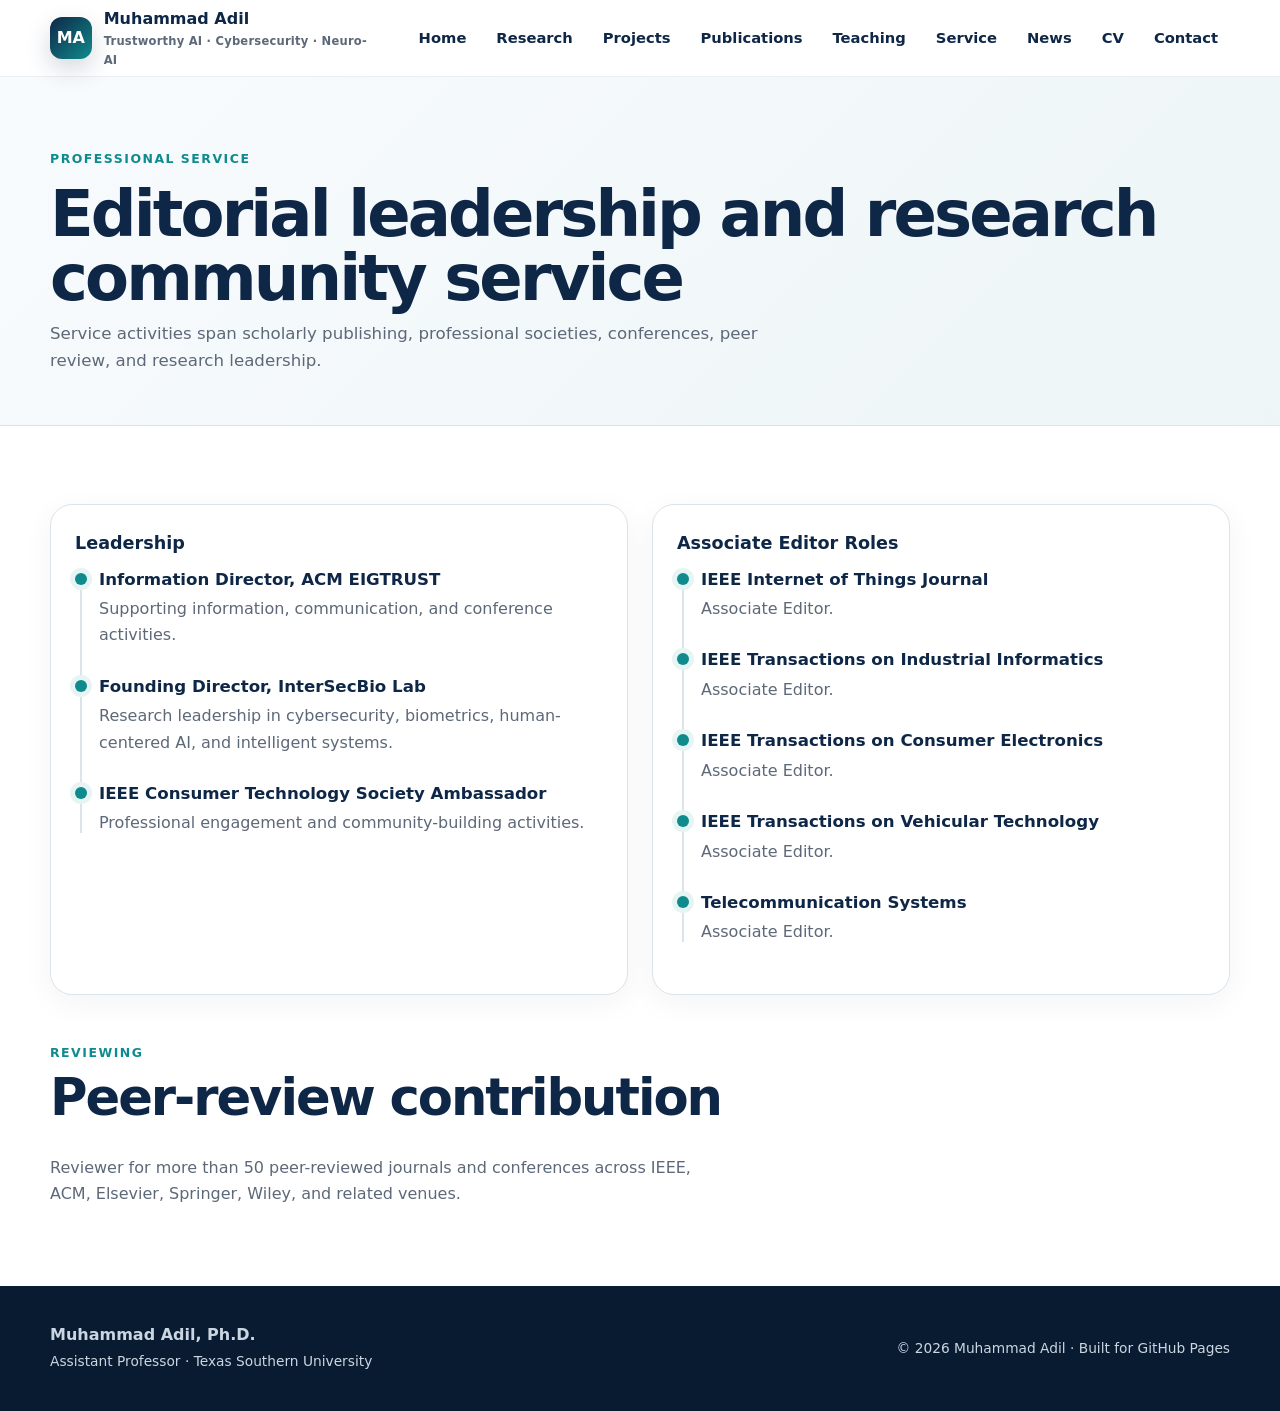
<file: service.html>
<!doctype html>
<html lang="en">
<head>
  <meta charset="utf-8">
  <meta name="viewport" content="width=device-width,initial-scale=1">
  <meta name="description" content="Academic website of Muhammad Adil">
  <title>Professional Service | Muhammad Adil</title>
  <link rel="stylesheet" href="assets/style.css">
</head>
<body>

<header class="site-header">
  <div class="container navbar">
    <a class="brand" href="index.html">
      <span class="brand-mark">MA</span>
      <span>Muhammad Adil<small>Trustworthy AI · Cybersecurity · Neuro-AI</small></span>
    </a>
    <button class="nav-toggle" aria-label="Open navigation">☰</button>
    <nav class="nav-links">
      <a href="index.html">Home</a>
      <a href="research.html">Research</a>
      <a href="projects.html">Projects</a>
      <a href="publications.html">Publications</a>
      <a href="teaching.html">Teaching</a>
      <a href="service.html">Service</a>
      <a href="news.html">News</a>
      <a href="cv.html">CV</a>
      <a href="contact.html">Contact</a>
    </nav>
  </div>
</header>


<main>
<section class="page-hero"><div class="container"><div class="eyebrow">Professional service</div><h1>Editorial leadership and research community service</h1><p>Service activities span scholarly publishing, professional societies, conferences, peer review, and research leadership.</p></div></section>
<section class="section"><div class="container">
<div class="grid-2">
<article class="card"><h3>Leadership</h3><div class="timeline">
<div class="timeline-item"><h3>Information Director, ACM EIGTRUST</h3><p>Supporting information, communication, and conference activities.</p></div>
<div class="timeline-item"><h3>Founding Director, InterSecBio Lab</h3><p>Research leadership in cybersecurity, biometrics, human-centered AI, and intelligent systems.</p></div>
<div class="timeline-item"><h3>IEEE Consumer Technology Society Ambassador</h3><p>Professional engagement and community-building activities.</p></div>
</div></article>
<article class="card"><h3>Associate Editor Roles</h3><div class="timeline">
<div class="timeline-item"><h3>IEEE Internet of Things Journal</h3><p>Associate Editor.</p></div>
<div class="timeline-item"><h3>IEEE Transactions on Industrial Informatics</h3><p>Associate Editor.</p></div>
<div class="timeline-item"><h3>IEEE Transactions on Consumer Electronics</h3><p>Associate Editor.</p></div>
<div class="timeline-item"><h3>IEEE Transactions on Vehicular Technology</h3><p>Associate Editor.</p></div>
<div class="timeline-item"><h3>Telecommunication Systems</h3><p>Associate Editor.</p></div>
</div></article>
</div>
<div class="section-head" style="margin-top:48px"><div><div class="eyebrow">Reviewing</div><h2>Peer-review contribution</h2></div></div>
<p class="section-intro">Reviewer for more than 50 peer-reviewed journals and conferences across IEEE, ACM, Elsevier, Springer, Wiley, and related venues.</p>
</div></section>
</main>


<footer class="footer">
  <div class="container footer-grid">
    <div>
      <strong>Muhammad Adil, Ph.D.</strong><br>
      <span class="small" style="color:#cbd6e3">Assistant Professor · Texas Southern University</span>
    </div>
    <div class="small" style="color:#cbd6e3">
      © <span id="year"></span> Muhammad Adil · Built for GitHub Pages
    </div>
  </div>
</footer>
<script src="assets/main.js"></script>

</body>
</html>
</file>
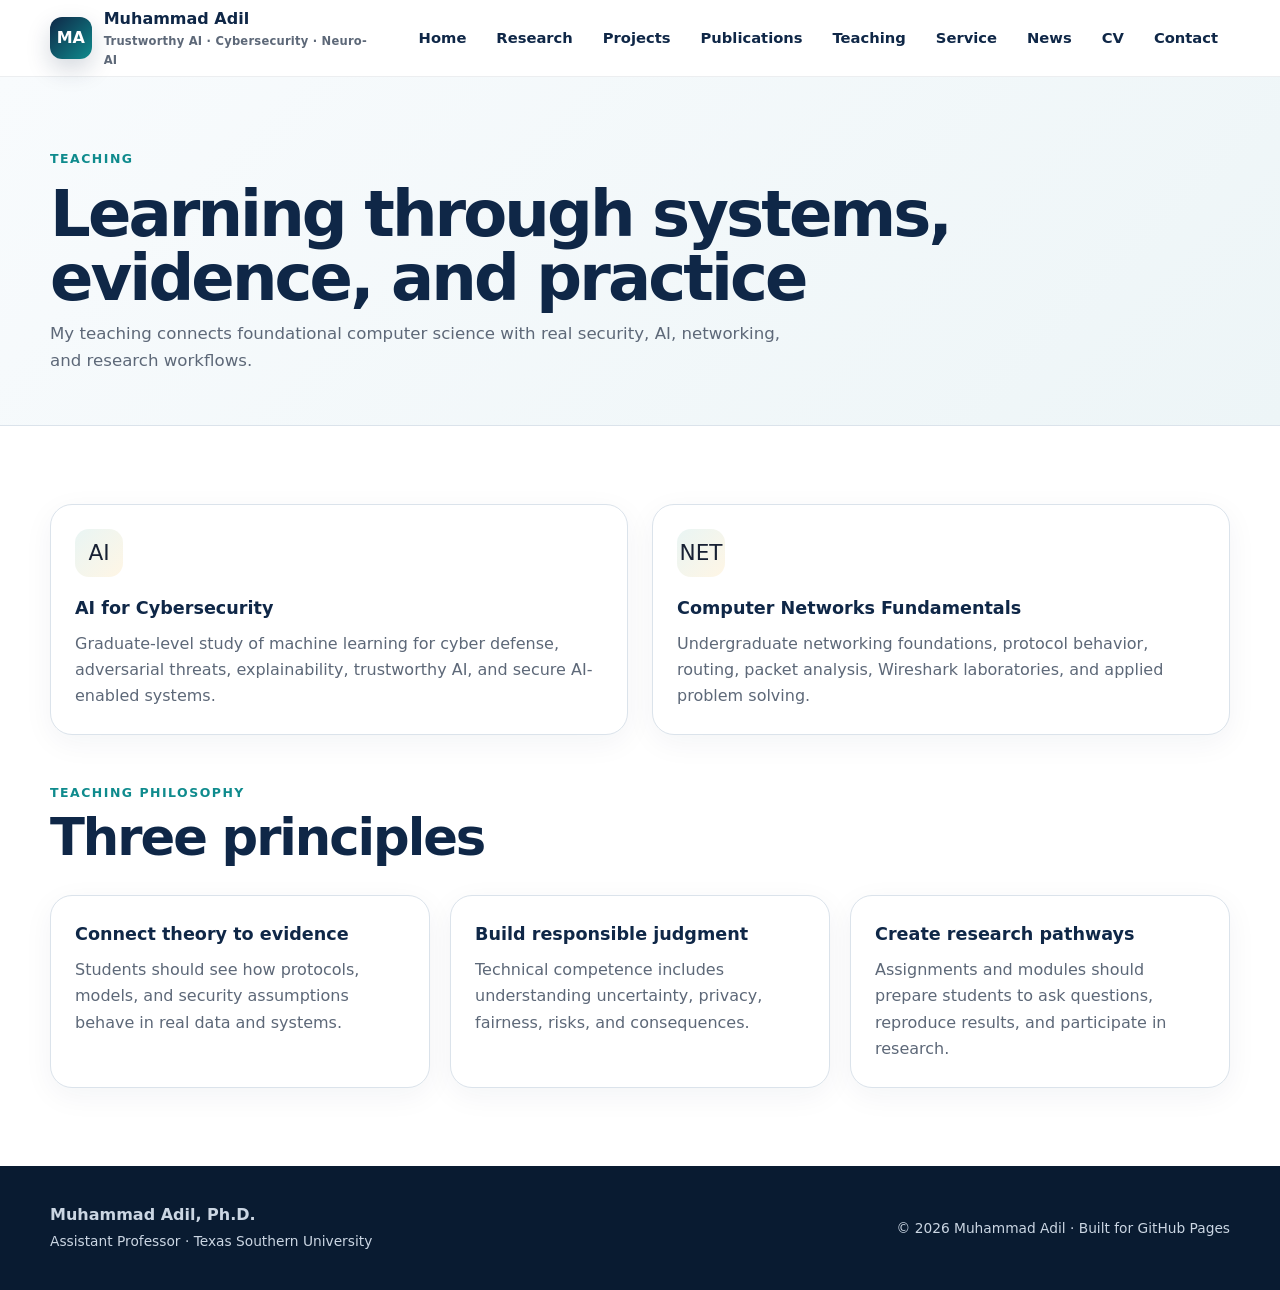
<file: teaching.html>
<!doctype html>
<html lang="en">
<head>
  <meta charset="utf-8">
  <meta name="viewport" content="width=device-width,initial-scale=1">
  <meta name="description" content="Academic website of Muhammad Adil">
  <title>Teaching | Muhammad Adil</title>
  <link rel="stylesheet" href="assets/style.css">
</head>
<body>

<header class="site-header">
  <div class="container navbar">
    <a class="brand" href="index.html">
      <span class="brand-mark">MA</span>
      <span>Muhammad Adil<small>Trustworthy AI · Cybersecurity · Neuro-AI</small></span>
    </a>
    <button class="nav-toggle" aria-label="Open navigation">☰</button>
    <nav class="nav-links">
      <a href="index.html">Home</a>
      <a href="research.html">Research</a>
      <a href="projects.html">Projects</a>
      <a href="publications.html">Publications</a>
      <a href="teaching.html">Teaching</a>
      <a href="service.html">Service</a>
      <a href="news.html">News</a>
      <a href="cv.html">CV</a>
      <a href="contact.html">Contact</a>
    </nav>
  </div>
</header>


<main>
<section class="page-hero"><div class="container"><div class="eyebrow">Teaching</div><h1>Learning through systems, evidence, and practice</h1><p>My teaching connects foundational computer science with real security, AI, networking, and research workflows.</p></div></section>
<section class="section"><div class="container">
<div class="grid-2">
<article class="card"><div class="icon">AI</div><h3>AI for Cybersecurity</h3><p>Graduate-level study of machine learning for cyber defense, adversarial threats, explainability, trustworthy AI, and secure AI-enabled systems.</p></article>
<article class="card"><div class="icon">NET</div><h3>Computer Networks Fundamentals</h3><p>Undergraduate networking foundations, protocol behavior, routing, packet analysis, Wireshark laboratories, and applied problem solving.</p></article>
</div>
<div class="section-head" style="margin-top:48px"><div><div class="eyebrow">Teaching philosophy</div><h2>Three principles</h2></div></div>
<div class="grid-3">
<article class="card"><h3>Connect theory to evidence</h3><p>Students should see how protocols, models, and security assumptions behave in real data and systems.</p></article>
<article class="card"><h3>Build responsible judgment</h3><p>Technical competence includes understanding uncertainty, privacy, fairness, risks, and consequences.</p></article>
<article class="card"><h3>Create research pathways</h3><p>Assignments and modules should prepare students to ask questions, reproduce results, and participate in research.</p></article>
</div>
</div></section>
</main>


<footer class="footer">
  <div class="container footer-grid">
    <div>
      <strong>Muhammad Adil, Ph.D.</strong><br>
      <span class="small" style="color:#cbd6e3">Assistant Professor · Texas Southern University</span>
    </div>
    <div class="small" style="color:#cbd6e3">
      © <span id="year"></span> Muhammad Adil · Built for GitHub Pages
    </div>
  </div>
</footer>
<script src="assets/main.js"></script>

</body>
</html>
</file>
<file: assets/style.css>
:root{
  --navy:#0f2747;
  --navy-2:#173b66;
  --teal:#0f8b8d;
  --teal-2:#0b6f71;
  --gold:#e8b44d;
  --ink:#172033;
  --muted:#5d6878;
  --paper:#ffffff;
  --soft:#f4f7fa;
  --line:#dbe3eb;
  --shadow:0 18px 50px rgba(15,39,71,.10);
  --radius:22px;
  --max:1180px;
}
*{box-sizing:border-box}
html{scroll-behavior:smooth}
body{
  margin:0;
  font-family:Inter,ui-sans-serif,system-ui,-apple-system,BlinkMacSystemFont,"Segoe UI",sans-serif;
  color:var(--ink);
  background:var(--paper);
  line-height:1.65;
}
a{color:var(--teal-2);text-decoration:none}
a:hover{color:var(--navy)}
img{max-width:100%;display:block}
.container{width:min(var(--max),calc(100% - 40px));margin:auto}
.site-header{
  position:sticky;top:0;z-index:1000;
  background:rgba(255,255,255,.94);
  backdrop-filter:blur(12px);
  border-bottom:1px solid rgba(15,39,71,.08);
}
.navbar{min-height:76px;display:flex;align-items:center;justify-content:space-between;gap:28px}
.brand{display:flex;align-items:center;gap:12px;color:var(--navy);font-weight:850}
.brand-mark{
  width:42px;height:42px;border-radius:12px;display:grid;place-items:center;
  background:linear-gradient(135deg,var(--navy),var(--teal));color:#fff;font-size:1rem;
  box-shadow:0 10px 24px rgba(15,39,71,.18)
}
.brand small{display:block;color:var(--muted);font-weight:650;font-size:.72rem;letter-spacing:.02em}
.nav-links{display:flex;align-items:center;gap:6px}
.nav-links a{padding:10px 12px;border-radius:10px;color:var(--navy);font-weight:700;font-size:.92rem}
.nav-links a:hover,.nav-links a.active{background:#edf5f5;color:var(--teal-2)}
.nav-toggle{display:none;background:none;border:0;font-size:1.5rem;color:var(--navy)}
.hero{
  position:relative;overflow:hidden;
  background:
    radial-gradient(circle at 82% 14%,rgba(232,180,77,.22),transparent 23%),
    radial-gradient(circle at 74% 78%,rgba(15,139,141,.20),transparent 30%),
    linear-gradient(135deg,#f9fbfd 0%,#eef5f8 100%);
  padding:88px 0 72px;
}
.hero::after{
  content:"";position:absolute;right:-90px;bottom:-120px;width:420px;height:420px;border-radius:50%;
  border:1px solid rgba(15,39,71,.08);box-shadow:0 0 0 42px rgba(15,139,141,.04),0 0 0 84px rgba(232,180,77,.04)
}
.hero-grid{display:grid;grid-template-columns:1.35fr .65fr;gap:64px;align-items:center;position:relative;z-index:1}
.kicker{
  display:inline-flex;gap:8px;align-items:center;padding:7px 12px;border-radius:999px;
  background:#e9f5f4;color:var(--teal-2);font-weight:800;font-size:.78rem;letter-spacing:.05em;text-transform:uppercase
}
.hero h1{font-size:clamp(2.9rem,6vw,5.4rem);line-height:.98;margin:18px 0 14px;letter-spacing:-.055em;color:var(--navy)}
.hero h1 span{display:block;color:var(--teal)}
.hero-role{font-size:1.18rem;font-weight:750;color:var(--navy-2);margin:0 0 16px}
.hero-copy{max-width:760px;color:var(--muted);font-size:1.06rem;margin:0}
.tag-row{display:flex;flex-wrap:wrap;gap:9px;margin:22px 0 26px}
.tag{padding:8px 12px;border:1px solid var(--line);border-radius:999px;background:#fff;color:var(--navy);font-size:.84rem;font-weight:700}
.btn-row{display:flex;flex-wrap:wrap;gap:12px}
.btn{
  display:inline-flex;align-items:center;justify-content:center;gap:8px;
  min-height:48px;padding:12px 18px;border-radius:13px;font-weight:800;border:1px solid transparent;
  transition:.2s ease
}
.btn:hover{transform:translateY(-2px)}
.btn-primary{background:var(--navy);color:#fff;box-shadow:0 12px 30px rgba(15,39,71,.2)}
.btn-primary:hover{background:var(--navy-2);color:#fff}
.btn-secondary{background:#fff;color:var(--navy);border-color:var(--line)}
.btn-secondary:hover{border-color:var(--teal);color:var(--teal-2)}
.profile-wrap{position:relative}
.profile-card{
  background:#fff;border:1px solid rgba(15,39,71,.08);border-radius:32px;padding:18px;
  box-shadow:var(--shadow);transform:rotate(1.2deg)
}
.profile-card img{border-radius:24px;aspect-ratio:1/1;object-fit:cover;width:100%}
.profile-chip{
  position:absolute;left:-28px;bottom:30px;background:var(--navy);color:#fff;
  border-radius:16px;padding:12px 15px;font-weight:800;box-shadow:0 12px 28px rgba(15,39,71,.22)
}
.section{padding:78px 0}
.section-soft{background:var(--soft)}
.section-dark{background:var(--navy);color:#fff}
.section-head{display:flex;justify-content:space-between;align-items:end;gap:30px;margin-bottom:30px}
.eyebrow{font-size:.78rem;text-transform:uppercase;letter-spacing:.12em;color:var(--teal);font-weight:850;margin-bottom:8px}
.section h2{font-size:clamp(2rem,4vw,3.2rem);line-height:1.05;letter-spacing:-.04em;color:var(--navy);margin:0}
.section-dark h2{color:#fff}
.section-intro{max-width:680px;color:var(--muted);margin:0}
.section-dark .section-intro{color:#c8d4e2}
.grid-4{display:grid;grid-template-columns:repeat(4,1fr);gap:18px}
.grid-3{display:grid;grid-template-columns:repeat(3,1fr);gap:20px}
.grid-2{display:grid;grid-template-columns:repeat(2,1fr);gap:24px}
.card{
  background:#fff;border:1px solid var(--line);border-radius:var(--radius);padding:24px;box-shadow:0 8px 30px rgba(15,39,71,.05)
}
.card:hover{box-shadow:var(--shadow)}
.icon{
  width:48px;height:48px;border-radius:14px;display:grid;place-items:center;
  background:linear-gradient(135deg,#e9f5f4,#fff6e5);font-size:1.35rem;margin-bottom:17px
}
.card h3{margin:0 0 8px;color:var(--navy);font-size:1.1rem}
.card p{margin:0;color:var(--muted)}
.stat-band{display:grid;grid-template-columns:repeat(4,1fr);gap:1px;background:rgba(255,255,255,.13);border-radius:20px;overflow:hidden}
.stat{padding:28px 22px;background:rgba(255,255,255,.06)}
.stat strong{display:block;color:#fff;font-size:1.75rem;line-height:1.1}
.stat span{color:#c7d4e1;font-size:.88rem}
.project-card{display:flex;flex-direction:column}
.project-meta{display:flex;justify-content:space-between;gap:10px;align-items:center;margin-bottom:14px}
.status{font-size:.74rem;font-weight:850;padding:6px 9px;border-radius:999px;background:#eaf7ee;color:#247c3d}
.status.review{background:#fff4dc;color:#8a6400}
.project-card h3{font-size:1.18rem}
.project-card .btn{margin-top:auto;align-self:flex-start;padding-left:0;color:var(--teal-2)}
.pub-list{display:grid;gap:14px}
.pub{
  background:#fff;border:1px solid var(--line);border-radius:18px;padding:20px 22px;
  display:grid;grid-template-columns:72px 1fr auto;gap:18px;align-items:center
}
.pub-year{font-size:1.25rem;font-weight:900;color:var(--teal)}
.pub h3{margin:0 0 5px;color:var(--navy);font-size:1.02rem}
.pub p{margin:0;color:var(--muted);font-size:.9rem}
.news-list{display:grid;gap:0}
.news-item{display:grid;grid-template-columns:130px 1fr;gap:24px;padding:20px 0;border-bottom:1px solid var(--line)}
.news-item time{color:var(--teal-2);font-weight:850}
.news-item h3{margin:0 0 4px;color:var(--navy);font-size:1rem}
.news-item p{margin:0;color:var(--muted)}
.timeline{position:relative;padding-left:24px}
.timeline::before{content:"";position:absolute;left:5px;top:4px;bottom:4px;width:2px;background:var(--line)}
.timeline-item{position:relative;margin-bottom:24px}
.timeline-item::before{content:"";position:absolute;left:-24px;top:7px;width:12px;height:12px;border-radius:50%;background:var(--teal);box-shadow:0 0 0 5px #e6f4f4}
.timeline-item h3{margin:0;color:var(--navy);font-size:1.04rem}
.timeline-item p{margin:3px 0 0;color:var(--muted)}
.contact-card{
  background:linear-gradient(135deg,var(--navy),var(--navy-2));color:#fff;border-radius:28px;padding:34px;
  display:grid;grid-template-columns:1.1fr .9fr;gap:34px;align-items:center;box-shadow:var(--shadow)
}
.contact-card h2{color:#fff}
.contact-card p{color:#d5e0eb}
.contact-links{display:grid;gap:10px}
.contact-links a{background:rgba(255,255,255,.08);border:1px solid rgba(255,255,255,.14);color:#fff;border-radius:14px;padding:12px 14px;font-weight:750}
.contact-links a:hover{background:rgba(255,255,255,.14)}
.page-hero{padding:72px 0 50px;background:linear-gradient(135deg,#f8fbfd,#edf5f7);border-bottom:1px solid var(--line)}
.page-hero h1{margin:12px 0 10px;font-size:clamp(2.5rem,5vw,4rem);line-height:1;letter-spacing:-.045em;color:var(--navy)}
.page-hero p{margin:0;max-width:760px;color:var(--muted);font-size:1.04rem}
.footer{background:#091b31;color:#cbd6e3;padding:36px 0}
.footer-grid{display:flex;justify-content:space-between;gap:24px;align-items:center}
.footer a{color:#fff}
.small{font-size:.86rem;color:var(--muted)}
.notice{padding:16px 18px;border-radius:14px;background:#fff8e9;border:1px solid #f0d79f;color:#725500}
.print-only{display:none}
@media(max-width:960px){
  .nav-toggle{display:block}
  .nav-links{display:none;position:absolute;left:0;right:0;top:76px;background:#fff;padding:12px 20px 20px;border-bottom:1px solid var(--line);flex-direction:column;align-items:stretch}
  .nav-links.open{display:flex}
  .hero-grid,.contact-card{grid-template-columns:1fr}
  .profile-wrap{max-width:380px}
  .grid-4{grid-template-columns:repeat(2,1fr)}
  .grid-3{grid-template-columns:1fr}
  .grid-2{grid-template-columns:1fr}
  .pub{grid-template-columns:62px 1fr}.pub .btn{grid-column:2}
}
@media(max-width:620px){
  .container{width:min(var(--max),calc(100% - 28px))}
  .hero{padding:56px 0}
  .hero h1{font-size:3rem}
  .section{padding:58px 0}
  .grid-4,.stat-band{grid-template-columns:1fr}
  .section-head{display:block}
  .section-intro{margin-top:12px}
  .news-item{grid-template-columns:1fr;gap:4px}
  .footer-grid{display:block}
  .profile-chip{left:10px}
}
@media print{
  .site-header,.footer,.btn-row,.nav-toggle{display:none!important}
  .section,.page-hero{padding:22px 0}
  .card,.contact-card{box-shadow:none}
  .print-only{display:block}
}
</file>
